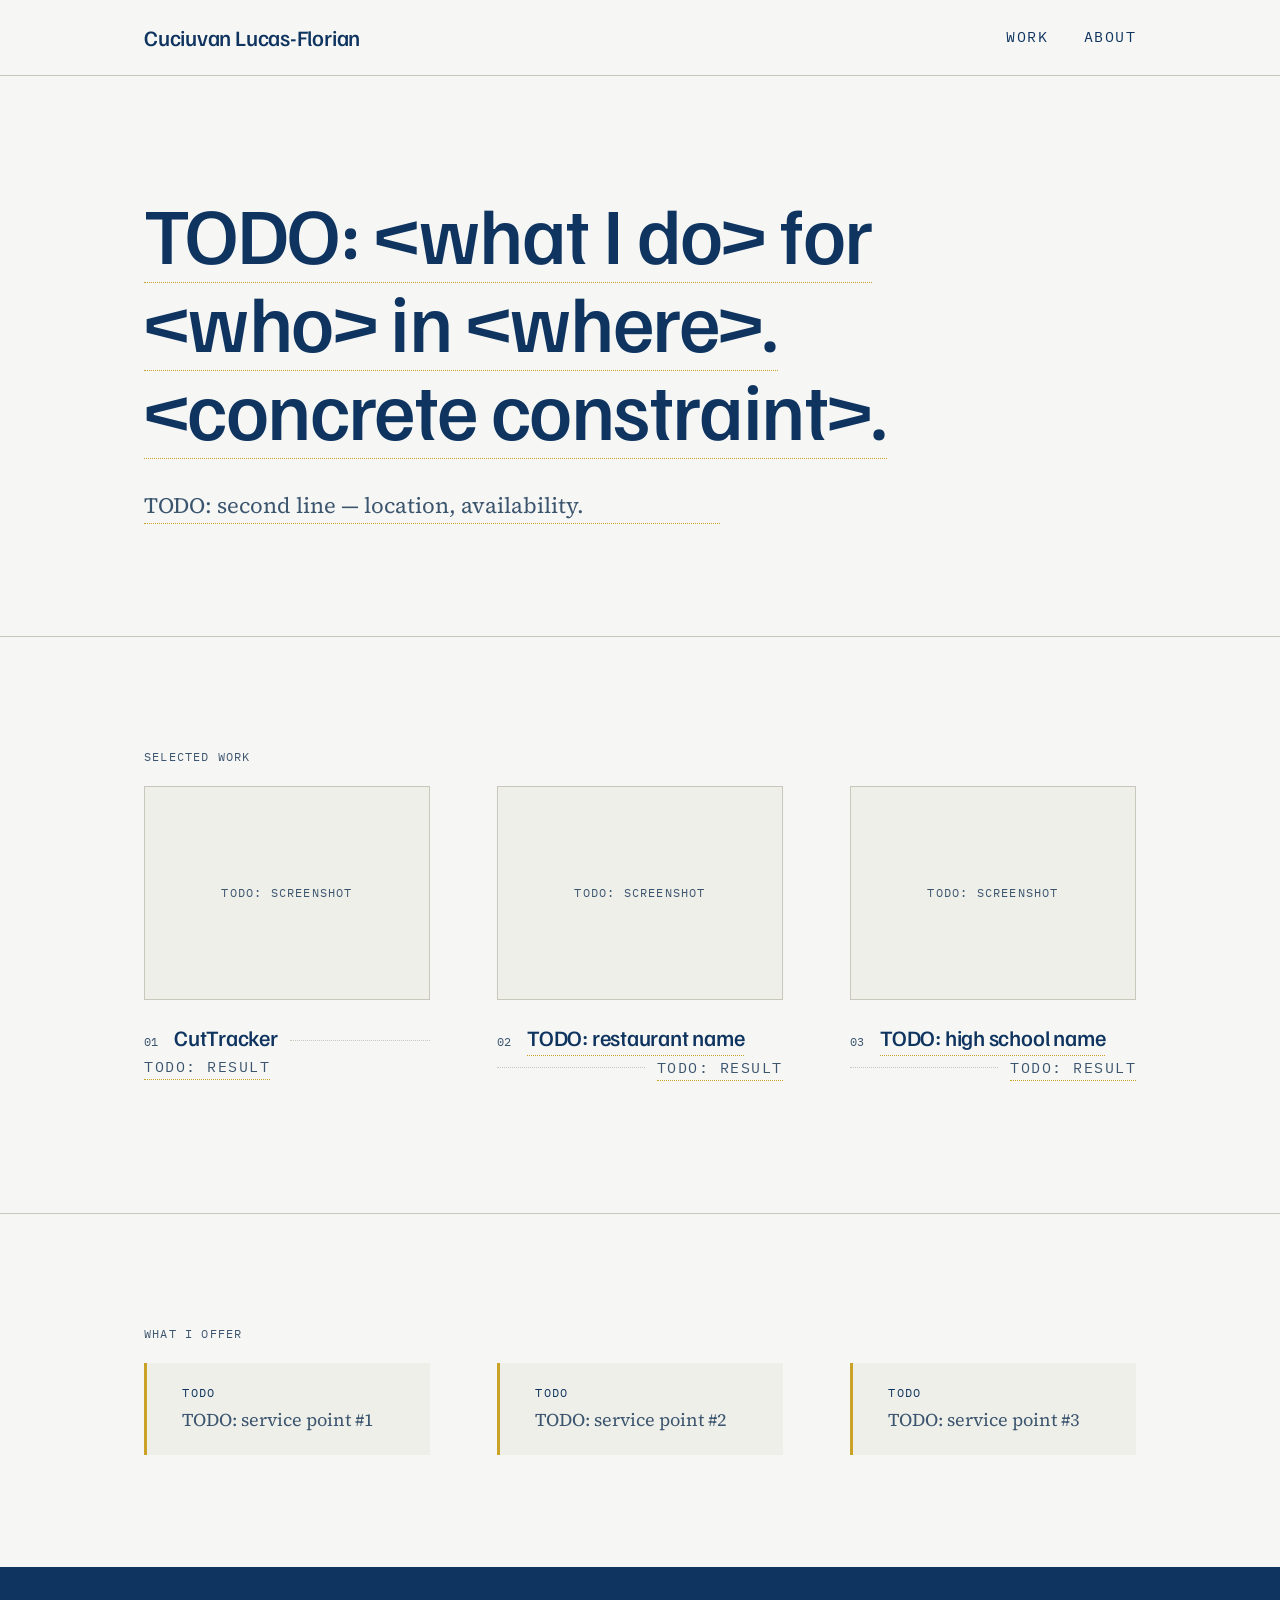
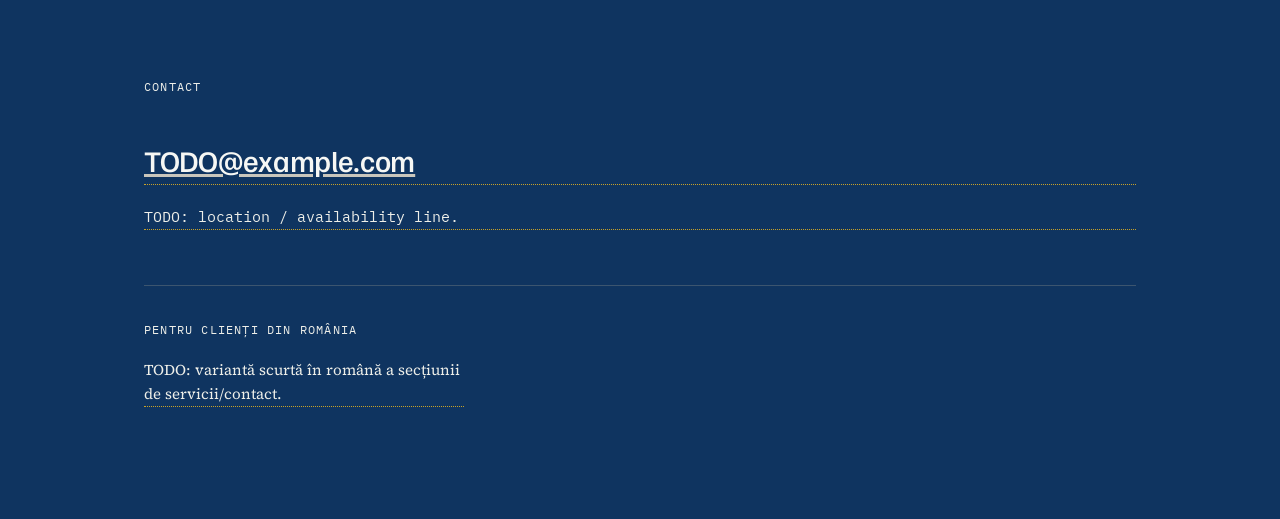
<file: index.html>
<!doctype html>
<html lang="en">
<head>
  <meta charset="utf-8">
  <meta name="viewport" content="width=device-width, initial-scale=1">
  <title>Cuciuvan Lucas-Florian — TODO: one-line positioning</title>
  <meta name="description" content="TODO: meta description — o propoziție, ce fac / pentru cine / cu ce rezultat. Se scrie odată cu headline-ul.">
  <link rel="canonical" href="https://TODO-domain.netlify.app/">

  <link rel="icon" href="/assets/favicon.svg" type="image/svg+xml">
  <meta name="theme-color" content="#0F3460">

  <!-- Fonturi self-hostate: fără request extern, fără stylesheet care blochează
       randarea. Preîncărcăm doar cele două fețe de pe primul ecran. -->
  <link rel="preload" href="/assets/fonts/familjen-grotesk-500-latin.woff2" as="font" type="font/woff2" crossorigin>
  <link rel="preload" href="/assets/fonts/source-serif-4-400-latin.woff2" as="font" type="font/woff2" crossorigin>
  <link rel="stylesheet" href="/assets/styles.css">

  <meta property="og:type" content="website">
  <meta property="og:url" content="https://TODO-domain.netlify.app/">
  <meta property="og:title" content="Cuciuvan Lucas-Florian — TODO: one-line positioning">
  <meta property="og:description" content="TODO: meta description — o propoziție, ce fac / pentru cine / cu ce rezultat. Se scrie odată cu headline-ul.">
  <meta property="og:image" content="https://TODO-domain.netlify.app/assets/images/og-default.png">
  <meta property="og:image:width" content="1200">
  <meta property="og:image:height" content="630">
  <meta property="og:locale" content="en">
  <meta name="twitter:card" content="summary_large_image">

  <script type="application/ld+json">
  {
    "@context": "https://schema.org",
    "@type": "Person",
    "name": "Cuciuvan Lucas-Florian",
    "url": "https://TODO-domain.netlify.app/"
  }
  </script>
</head>
<body>
  <a class="skip-link" href="#main">Skip to content</a>

  <header class="site-header">
    <div class="wrap site-header__inner">
      <a class="brand" href="/">Cuciuvan Lucas-Florian</a>
      <nav class="site-nav" aria-label="Primary">
        <a href="/work/">Work</a>
        <a href="/about/">About</a>
      </nav>
    </div>
  </header>

  <main id="main">

    <!-- Hero -->
    <section class="section">
      <div class="wrap">
        <h1 class="hero__headline">
          <span class="todo-inline">TODO: &lt;what I do&gt; for &lt;who&gt; in &lt;where&gt;. &lt;concrete constraint&gt;.</span>
        </h1>
        <p class="hero__sub todo-inline">TODO: second line — location, availability.</p>
      </div>
    </section>

    <!-- Proiecte -->
    <section class="section section--divider">
      <div class="wrap">
        <h2 class="eyebrow">Selected work</h2>

        <!-- Când vin screenshot-urile reale, fiecare .proof-card__media devine:
             <img class="proof-card__media"
                  src="/assets/images/SLUG-card-800.webp"
                  srcset="/assets/images/SLUG-card-400.webp 400w,
                          /assets/images/SLUG-card-800.webp 800w"
                  sizes="(max-width: 860px) 100vw, 33vw"
                  width="800" height="600" loading="lazy" decoding="async"
                  alt="TODO: ce se vede concret">
             width/height = dimensiunile intrinseci reale, în raport 4/3 ca
             placeholder-ul, ca să nu se miște layout-ul la încărcare. -->
        <div class="proof-grid">
          <article>
            <a class="proof-card" href="/work/cuttracker/">
              <div class="proof-card__media">TODO: screenshot</div>
              <div class="menu-line">
                <span class="menu-line__index" aria-hidden="true">01</span>
                <span class="menu-line__name">CutTracker</span>
                <span class="menu-line__dots" aria-hidden="true"></span>
                <span class="menu-line__value todo-inline">TODO: result</span>
              </div>
            </a>
          </article>

          <article>
            <a class="proof-card" href="/work/restaurant-pizzerie/">
              <div class="proof-card__media">TODO: screenshot</div>
              <div class="menu-line">
                <span class="menu-line__index" aria-hidden="true">02</span>
                <span class="menu-line__name todo-inline">TODO: restaurant name</span>
                <span class="menu-line__dots" aria-hidden="true"></span>
                <span class="menu-line__value todo-inline">TODO: result</span>
              </div>
            </a>
          </article>

          <article>
            <a class="proof-card" href="/work/liceu/">
              <div class="proof-card__media">TODO: screenshot</div>
              <div class="menu-line">
                <span class="menu-line__index" aria-hidden="true">03</span>
                <span class="menu-line__name todo-inline">TODO: high school name</span>
                <span class="menu-line__dots" aria-hidden="true"></span>
                <span class="menu-line__value todo-inline">TODO: result</span>
              </div>
            </a>
          </article>
        </div>
      </div>
    </section>

    <!-- Ce ofer -->
    <section class="section section--divider">
      <div class="wrap">
        <h2 class="eyebrow">What I offer</h2>

        <div class="service-list">
          <div class="service-list__item todo">TODO: service point #1</div>
          <div class="service-list__item todo">TODO: service point #2</div>
          <div class="service-list__item todo">TODO: service point #3</div>
        </div>
      </div>
    </section>

  </main>

  <footer class="site-footer">
    <div class="wrap site-footer__inner">
      <h2 class="eyebrow eyebrow--on-dark">Contact</h2>
      <p class="site-footer__email todo-inline">
        <a href="mailto:TODO@example.com">TODO@example.com</a>
      </p>
      <p class="site-footer__meta todo-inline">TODO: location / availability line.</p>

      <div class="site-footer__ro" lang="ro">
        <h2 class="eyebrow eyebrow--on-dark">Pentru clienți din România</h2>
        <p class="todo-inline">TODO: variantă scurtă în română a secțiunii de servicii/contact.</p>
      </div>
    </div>
  </footer>

</body>
</html>
</file>
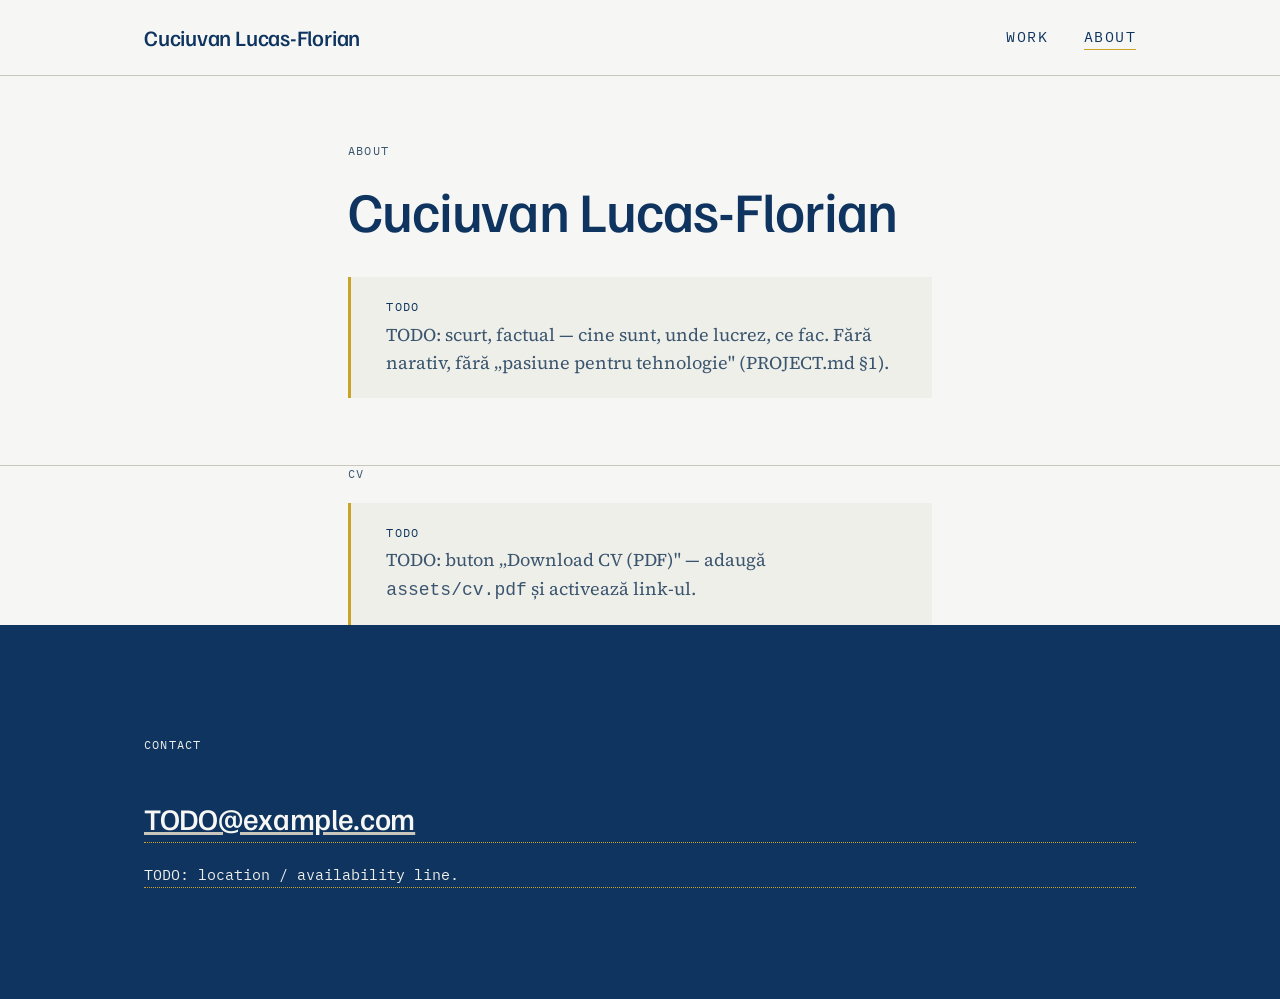
<file: about/index.html>
<!doctype html>
<html lang="en">
<head>
  <meta charset="utf-8">
  <meta name="viewport" content="width=device-width, initial-scale=1">
  <title>About — Cuciuvan Lucas-Florian</title>
  <meta name="description" content="TODO: meta description — se scrie odată cu bio-ul.">
  <link rel="canonical" href="https://TODO-domain.netlify.app/about/">

  <link rel="icon" href="/assets/favicon.svg" type="image/svg+xml">
  <meta name="theme-color" content="#0F3460">

  <!-- Fonturi self-hostate: fără request extern, fără stylesheet care blochează
       randarea. Preîncărcăm doar cele două fețe de pe primul ecran. -->
  <link rel="preload" href="/assets/fonts/familjen-grotesk-500-latin.woff2" as="font" type="font/woff2" crossorigin>
  <link rel="preload" href="/assets/fonts/source-serif-4-400-latin.woff2" as="font" type="font/woff2" crossorigin>
  <link rel="stylesheet" href="/assets/styles.css">

  <meta property="og:type" content="profile">
  <meta property="og:url" content="https://TODO-domain.netlify.app/about/">
  <meta property="og:title" content="About — Cuciuvan Lucas-Florian">
  <meta property="og:description" content="TODO: meta description — se scrie odată cu bio-ul.">
  <meta property="og:image" content="https://TODO-domain.netlify.app/assets/images/og-default.png">
  <meta property="og:image:width" content="1200">
  <meta property="og:image:height" content="630">
  <meta property="og:locale" content="en">
  <meta name="twitter:card" content="summary_large_image">
</head>
<body>
  <a class="skip-link" href="#main">Skip to content</a>

  <header class="site-header">
    <div class="wrap site-header__inner">
      <a class="brand" href="/">Cuciuvan Lucas-Florian</a>
      <nav class="site-nav" aria-label="Primary">
        <a href="/work/">Work</a>
        <a href="/about/" aria-current="page">About</a>
      </nav>
    </div>
  </header>

  <main id="main">
    <section class="section section--tight">
      <div class="wrap case-body">
        <span class="eyebrow">About</span>
        <h1 class="page-title">Cuciuvan Lucas-Florian</h1>
        <p class="todo">TODO: scurt, factual — cine sunt, unde lucrez, ce fac. Fără narativ, fără „pasiune pentru tehnologie" (PROJECT.md §1).</p>
      </div>
    </section>

    <section class="section--divider">
      <div class="wrap case-body">
        <h2 class="eyebrow">CV</h2>
        <p class="todo">TODO: buton „Download CV (PDF)" — adaugă <code>assets/cv.pdf</code> și activează link-ul.</p>
      </div>
    </section>
  </main>

  <footer class="site-footer">
    <div class="wrap site-footer__inner">
      <h2 class="eyebrow eyebrow--on-dark">Contact</h2>
      <p class="site-footer__email todo-inline">
        <a href="mailto:TODO@example.com">TODO@example.com</a>
      </p>
      <p class="site-footer__meta todo-inline">TODO: location / availability line.</p>
    </div>
  </footer>

</body>
</html>
</file>
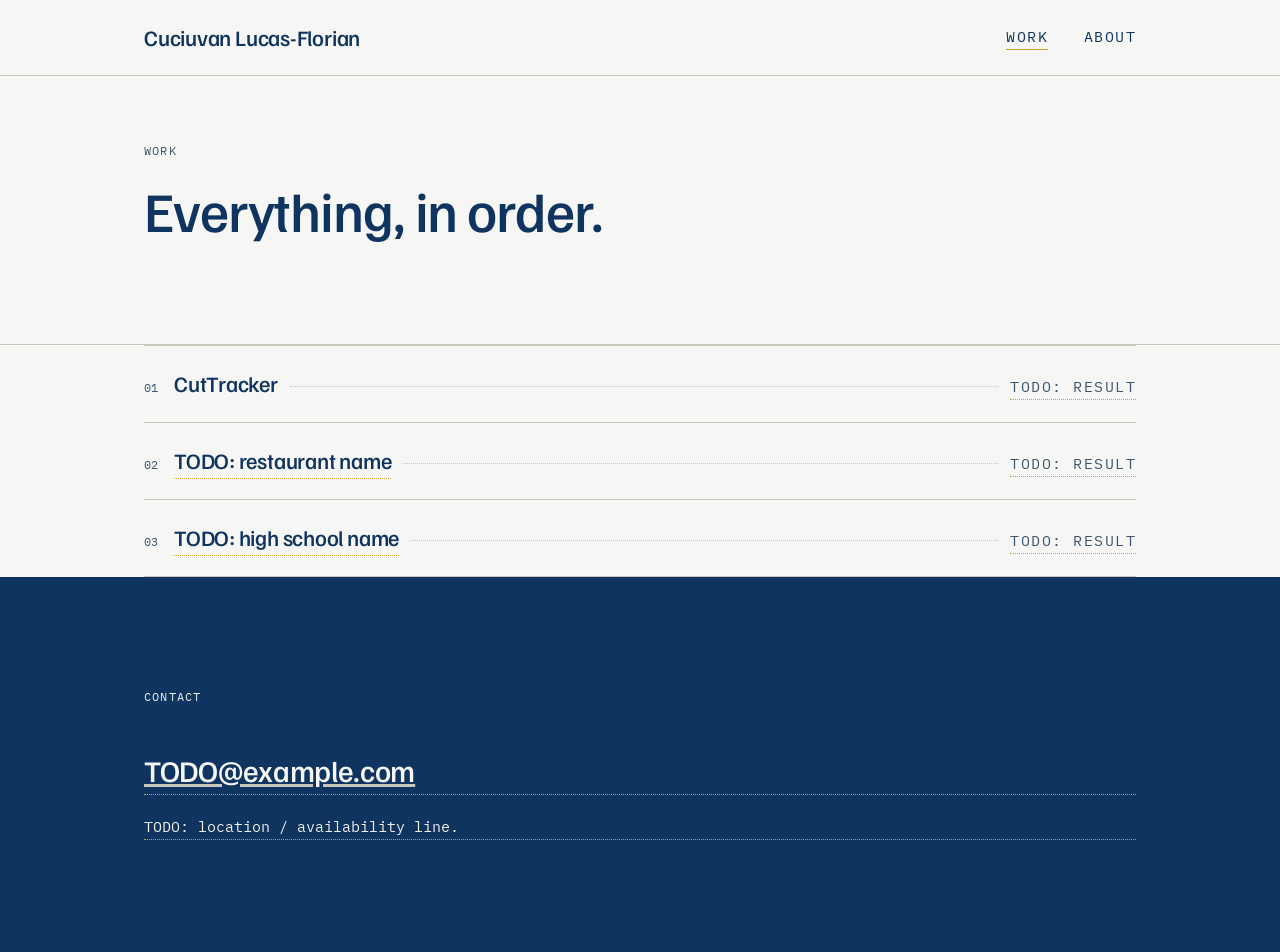
<file: work/index.html>
<!doctype html>
<html lang="en">
<head>
  <meta charset="utf-8">
  <meta name="viewport" content="width=device-width, initial-scale=1">
  <title>Work — Cuciuvan Lucas-Florian</title>
  <meta name="description" content="Every project, what it is and what it does. Case studies with live links and real screenshots.">
  <link rel="canonical" href="https://TODO-domain.netlify.app/work/">

  <link rel="icon" href="/assets/favicon.svg" type="image/svg+xml">
  <meta name="theme-color" content="#0F3460">

  <!-- Fonturi self-hostate: fără request extern, fără stylesheet care blochează
       randarea. Preîncărcăm doar cele două fețe de pe primul ecran. -->
  <link rel="preload" href="/assets/fonts/familjen-grotesk-500-latin.woff2" as="font" type="font/woff2" crossorigin>
  <link rel="preload" href="/assets/fonts/source-serif-4-400-latin.woff2" as="font" type="font/woff2" crossorigin>
  <link rel="stylesheet" href="/assets/styles.css">

  <meta property="og:type" content="website">
  <meta property="og:url" content="https://TODO-domain.netlify.app/work/">
  <meta property="og:title" content="Work — Cuciuvan Lucas-Florian">
  <meta property="og:description" content="Every project, what it is and what it does. Case studies with live links and real screenshots.">
  <meta property="og:image" content="https://TODO-domain.netlify.app/assets/images/og-default.png">
  <meta property="og:image:width" content="1200">
  <meta property="og:image:height" content="630">
  <meta property="og:locale" content="en">
  <meta name="twitter:card" content="summary_large_image">
</head>
<body>
  <a class="skip-link" href="#main">Skip to content</a>

  <header class="site-header">
    <div class="wrap site-header__inner">
      <a class="brand" href="/">Cuciuvan Lucas-Florian</a>
      <nav class="site-nav" aria-label="Primary">
        <a href="/work/" aria-current="page">Work</a>
        <a href="/about/">About</a>
      </nav>
    </div>
  </header>

  <main id="main">
    <section class="section section--tight">
      <div class="wrap">
        <span class="eyebrow">Work</span>
        <h1 class="page-title">Everything, in order.</h1>
      </div>
    </section>

    <section class="section--divider">
      <div class="wrap">
        <ul class="work-list">
          <li class="work-list__item">
            <a class="menu-line" href="/work/cuttracker/">
              <span class="menu-line__index" aria-hidden="true">01</span>
              <span class="menu-line__name">CutTracker</span>
              <span class="menu-line__dots" aria-hidden="true"></span>
              <span class="menu-line__value todo-inline">TODO: result</span>
            </a>
          </li>
          <li class="work-list__item">
            <a class="menu-line" href="/work/restaurant-pizzerie/">
              <span class="menu-line__index" aria-hidden="true">02</span>
              <span class="menu-line__name todo-inline">TODO: restaurant name</span>
              <span class="menu-line__dots" aria-hidden="true"></span>
              <span class="menu-line__value todo-inline">TODO: result</span>
            </a>
          </li>
          <li class="work-list__item">
            <a class="menu-line" href="/work/liceu/">
              <span class="menu-line__index" aria-hidden="true">03</span>
              <span class="menu-line__name todo-inline">TODO: high school name</span>
              <span class="menu-line__dots" aria-hidden="true"></span>
              <span class="menu-line__value todo-inline">TODO: result</span>
            </a>
          </li>
        </ul>
      </div>
    </section>
  </main>

  <footer class="site-footer">
    <div class="wrap site-footer__inner">
      <h2 class="eyebrow eyebrow--on-dark">Contact</h2>
      <p class="site-footer__email todo-inline">
        <a href="mailto:TODO@example.com">TODO@example.com</a>
      </p>
      <p class="site-footer__meta todo-inline">TODO: location / availability line.</p>
    </div>
  </footer>

</body>
</html>
</file>
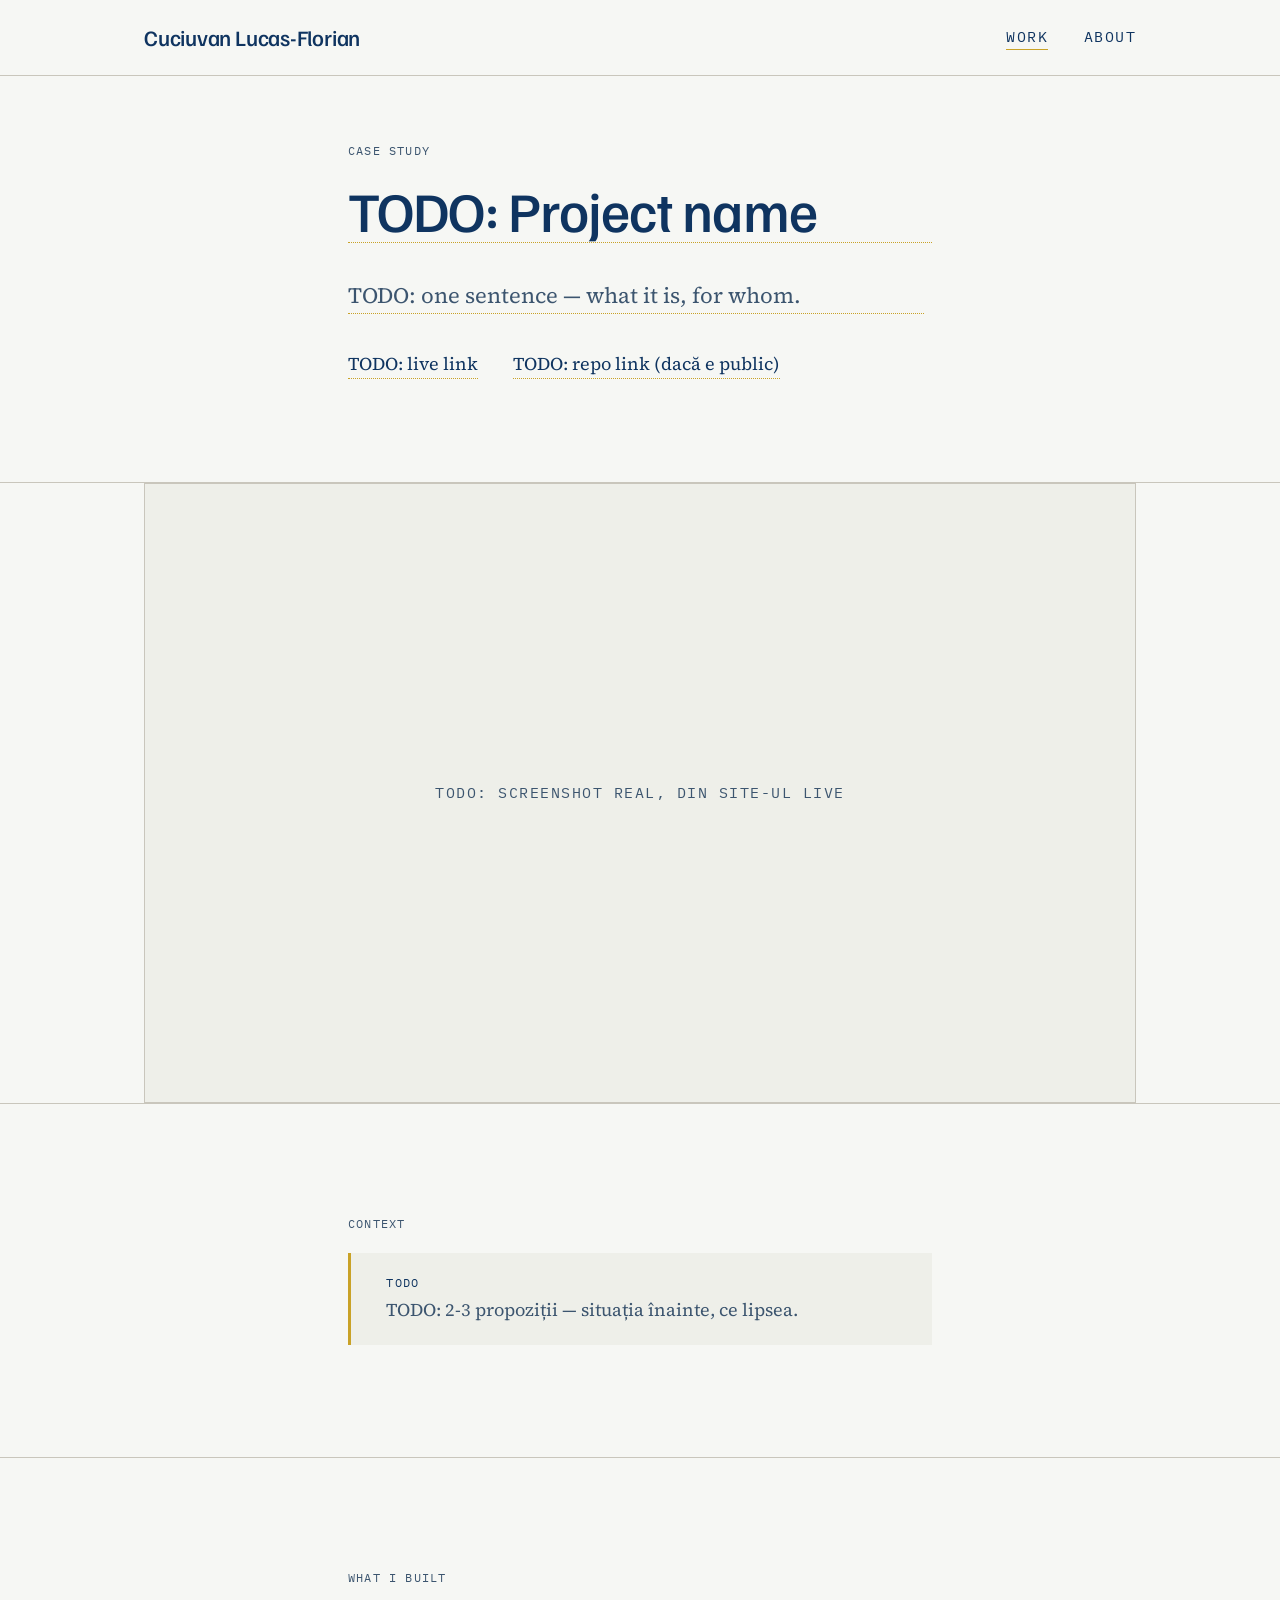
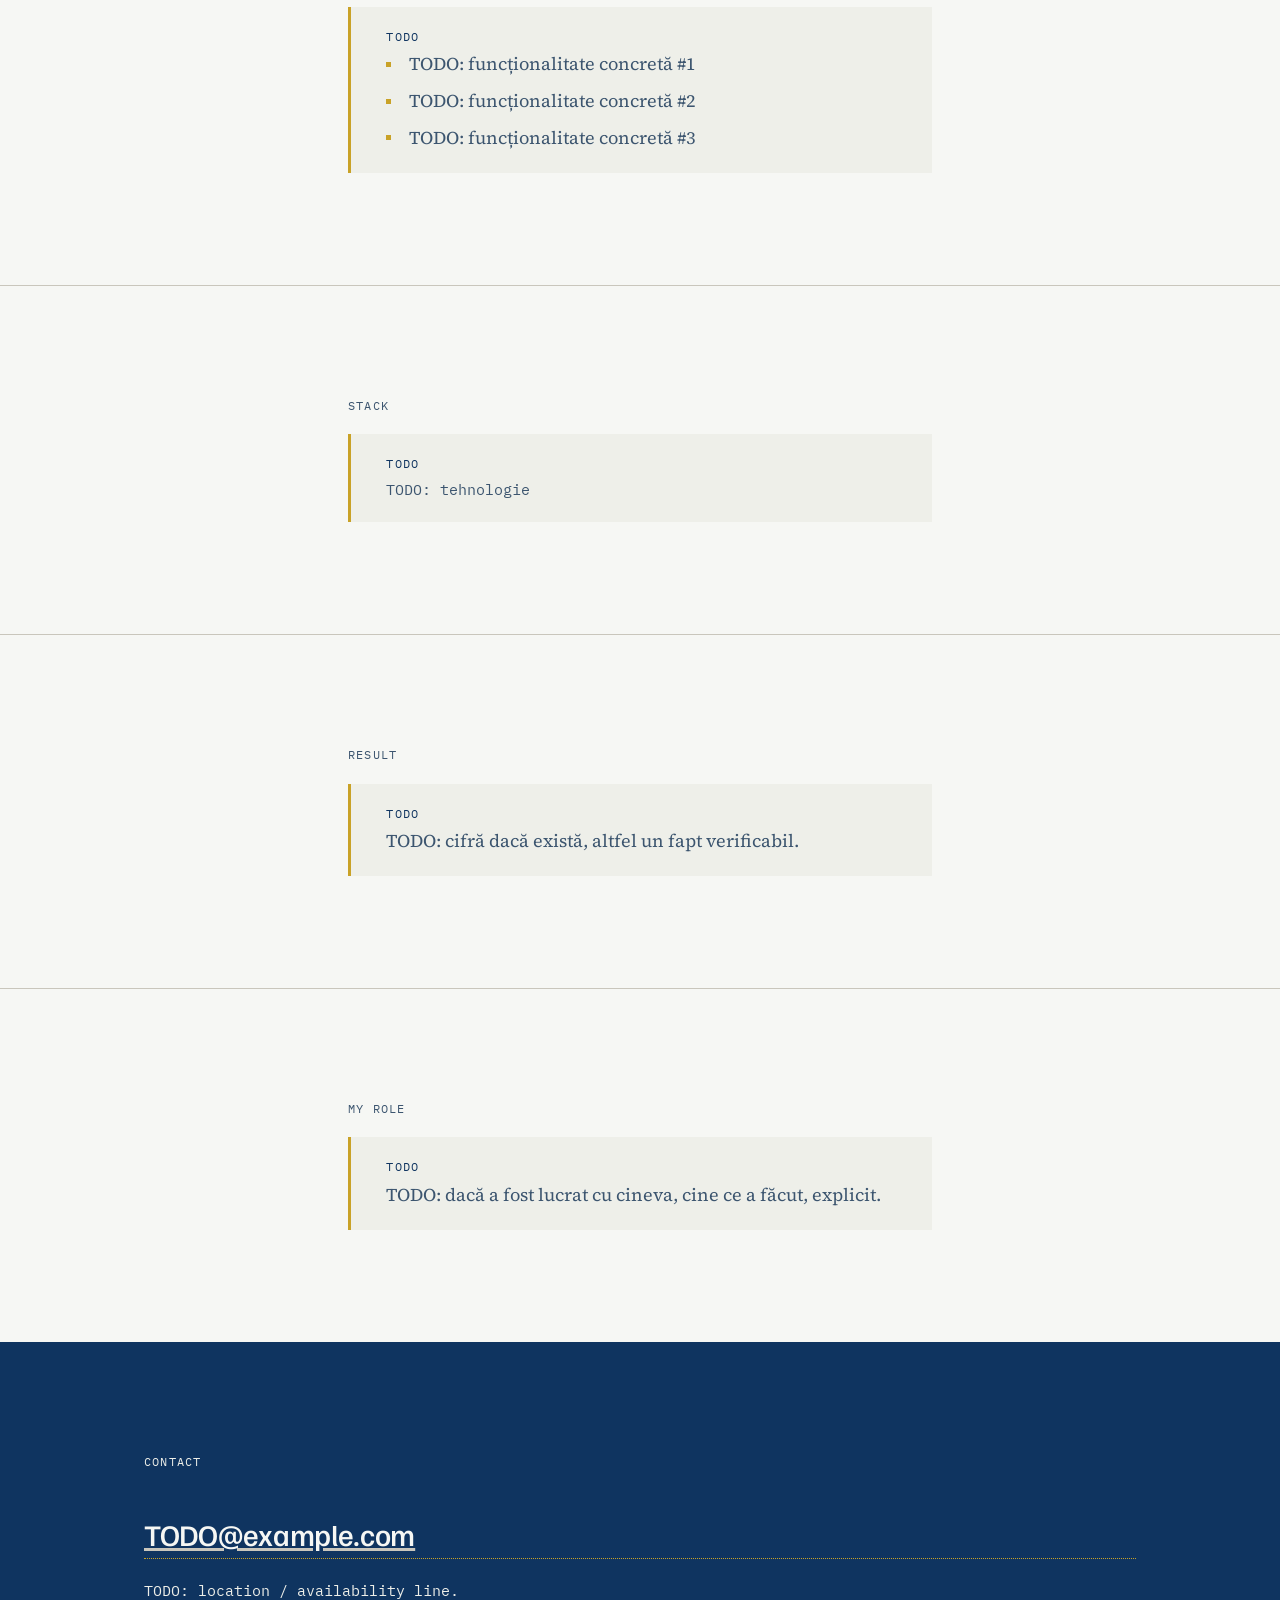
<file: work/_template/index.html>
<!--
  Șablon de case study — Faza 2.
  Nu e o pagină reală. Duplică acest folder ca /work/<slug>/ pentru
  fiecare proiect din Faza 3 și înlocuiește TODO-urile cu conținut real.
  Structura celor 8 secțiuni (PROJECT.md §2) nu se schimbă.
-->
<!doctype html>
<html lang="en">
<head>
  <meta charset="utf-8">
  <meta name="viewport" content="width=device-width, initial-scale=1">
  <title>TODO: Project name — Cuciuvan Lucas-Florian</title>
  <meta name="description" content="TODO: meta description.">
  <meta name="robots" content="noindex">

  <link rel="icon" href="/assets/favicon.svg" type="image/svg+xml">
  <meta name="theme-color" content="#0F3460">

  <!-- Fonturi self-hostate: fără request extern, fără stylesheet care blochează
       randarea. Preîncărcăm doar cele două fețe de pe primul ecran. -->
  <link rel="preload" href="/assets/fonts/familjen-grotesk-500-latin.woff2" as="font" type="font/woff2" crossorigin>
  <link rel="preload" href="/assets/fonts/source-serif-4-400-latin.woff2" as="font" type="font/woff2" crossorigin>
  <link rel="stylesheet" href="/assets/styles.css">
</head>
<body>
  <a class="skip-link" href="#main">Skip to content</a>

  <header class="site-header">
    <div class="wrap site-header__inner">
      <a class="brand" href="/">Cuciuvan Lucas-Florian</a>
      <nav class="site-nav" aria-label="Primary">
        <a href="/work/" aria-current="page">Work</a>
        <a href="/about/">About</a>
      </nav>
    </div>
  </header>

  <main id="main">

    <!-- 1. Nume + o propoziție -->
    <section class="section section--tight">
      <div class="wrap case-body">
        <span class="eyebrow">Case study</span>
        <h1 class="page-title todo-inline">TODO: Project name</h1>
        <p class="hero__sub todo-inline">TODO: one sentence — what it is, for whom.</p>

        <!-- 2. Link live + link repo (dacă e public) -->
        <div class="case-links">
          <span class="todo-inline">TODO: live link</span>
          <span class="todo-inline">TODO: repo link (dacă e public)</span>
        </div>
      </div>
    </section>

    <!-- 3. Screenshot mare, real -->
    <section class="section--divider">
      <div class="wrap">
        <div class="case-shot">TODO: screenshot real, din site-ul live</div>
        <!-- Când există captura reală, înlocuiește div-ul de mai sus cu asta.
             width/height sunt obligatorii și trebuie să fie dimensiunile
             intrinseci reale (raport 16/10, ca .case-shot) — altfel apare
             layout shift. Fără loading="lazy": e deasupra pliului.
        <img class="case-shot"
             src="/assets/images/SLUG-1200.webp"
             srcset="/assets/images/SLUG-800.webp   800w,
                     /assets/images/SLUG-1200.webp 1200w,
                     /assets/images/SLUG-1600.webp 1600w"
             sizes="(max-width: 68rem) 100vw, 68rem"
             width="1600" height="1000" decoding="async"
             alt="TODO: ce se vede concret în captură, nu «screenshot al site-ului»">
        -->
      </div>
    </section>

    <!-- 4. Context -->
    <section class="section section--divider">
      <div class="wrap case-body">
        <h2 class="eyebrow">Context</h2>
        <p class="todo">TODO: 2-3 propoziții — situația înainte, ce lipsea.</p>
      </div>
    </section>

    <!-- 5. Ce am construit -->
    <section class="section section--divider">
      <div class="wrap case-body">
        <h2 class="eyebrow">What I built</h2>
        <ul class="todo">
          <li>TODO: funcționalitate concretă #1</li>
          <li>TODO: funcționalitate concretă #2</li>
          <li>TODO: funcționalitate concretă #3</li>
        </ul>
      </div>
    </section>

    <!-- 6. Stack -->
    <section class="section section--divider">
      <div class="wrap case-body">
        <h2 class="eyebrow">Stack</h2>
        <div class="todo">
          <ul class="stack-list">
            <li>TODO: tehnologie</li>
          </ul>
        </div>
      </div>
    </section>

    <!-- 7. Rezultat -->
    <section class="section section--divider">
      <div class="wrap case-body">
        <h2 class="eyebrow">Result</h2>
        <p class="todo">TODO: cifră dacă există, altfel un fapt verificabil.</p>
      </div>
    </section>

    <!-- 8. Rolul meu -->
    <section class="section section--divider">
      <div class="wrap case-body">
        <h2 class="eyebrow">My role</h2>
        <p class="todo">TODO: dacă a fost lucrat cu cineva, cine ce a făcut, explicit.</p>
      </div>
    </section>

  </main>

  <footer class="site-footer">
    <div class="wrap site-footer__inner">
      <h2 class="eyebrow eyebrow--on-dark">Contact</h2>
      <p class="site-footer__email todo-inline">
        <a href="mailto:TODO@example.com">TODO@example.com</a>
      </p>
      <p class="site-footer__meta todo-inline">TODO: location / availability line.</p>
    </div>
  </footer>

</body>
</html>
</file>
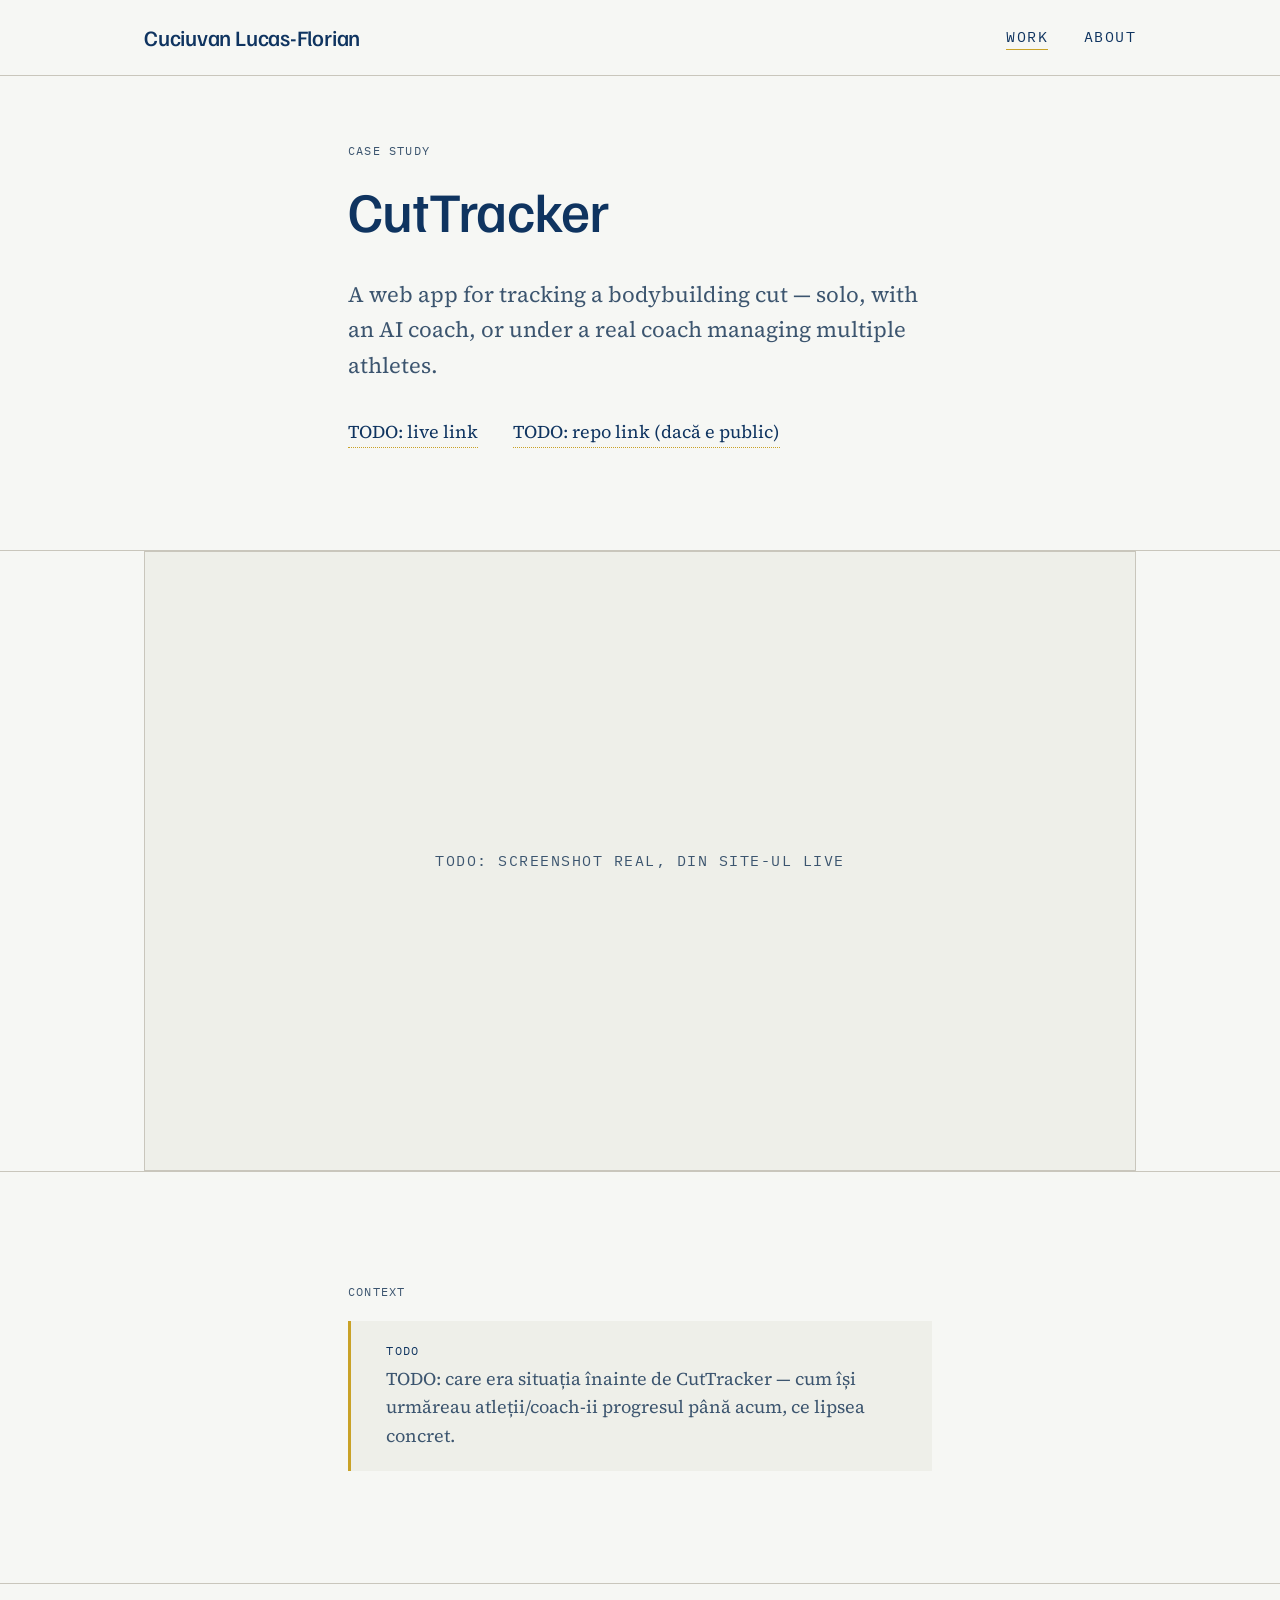
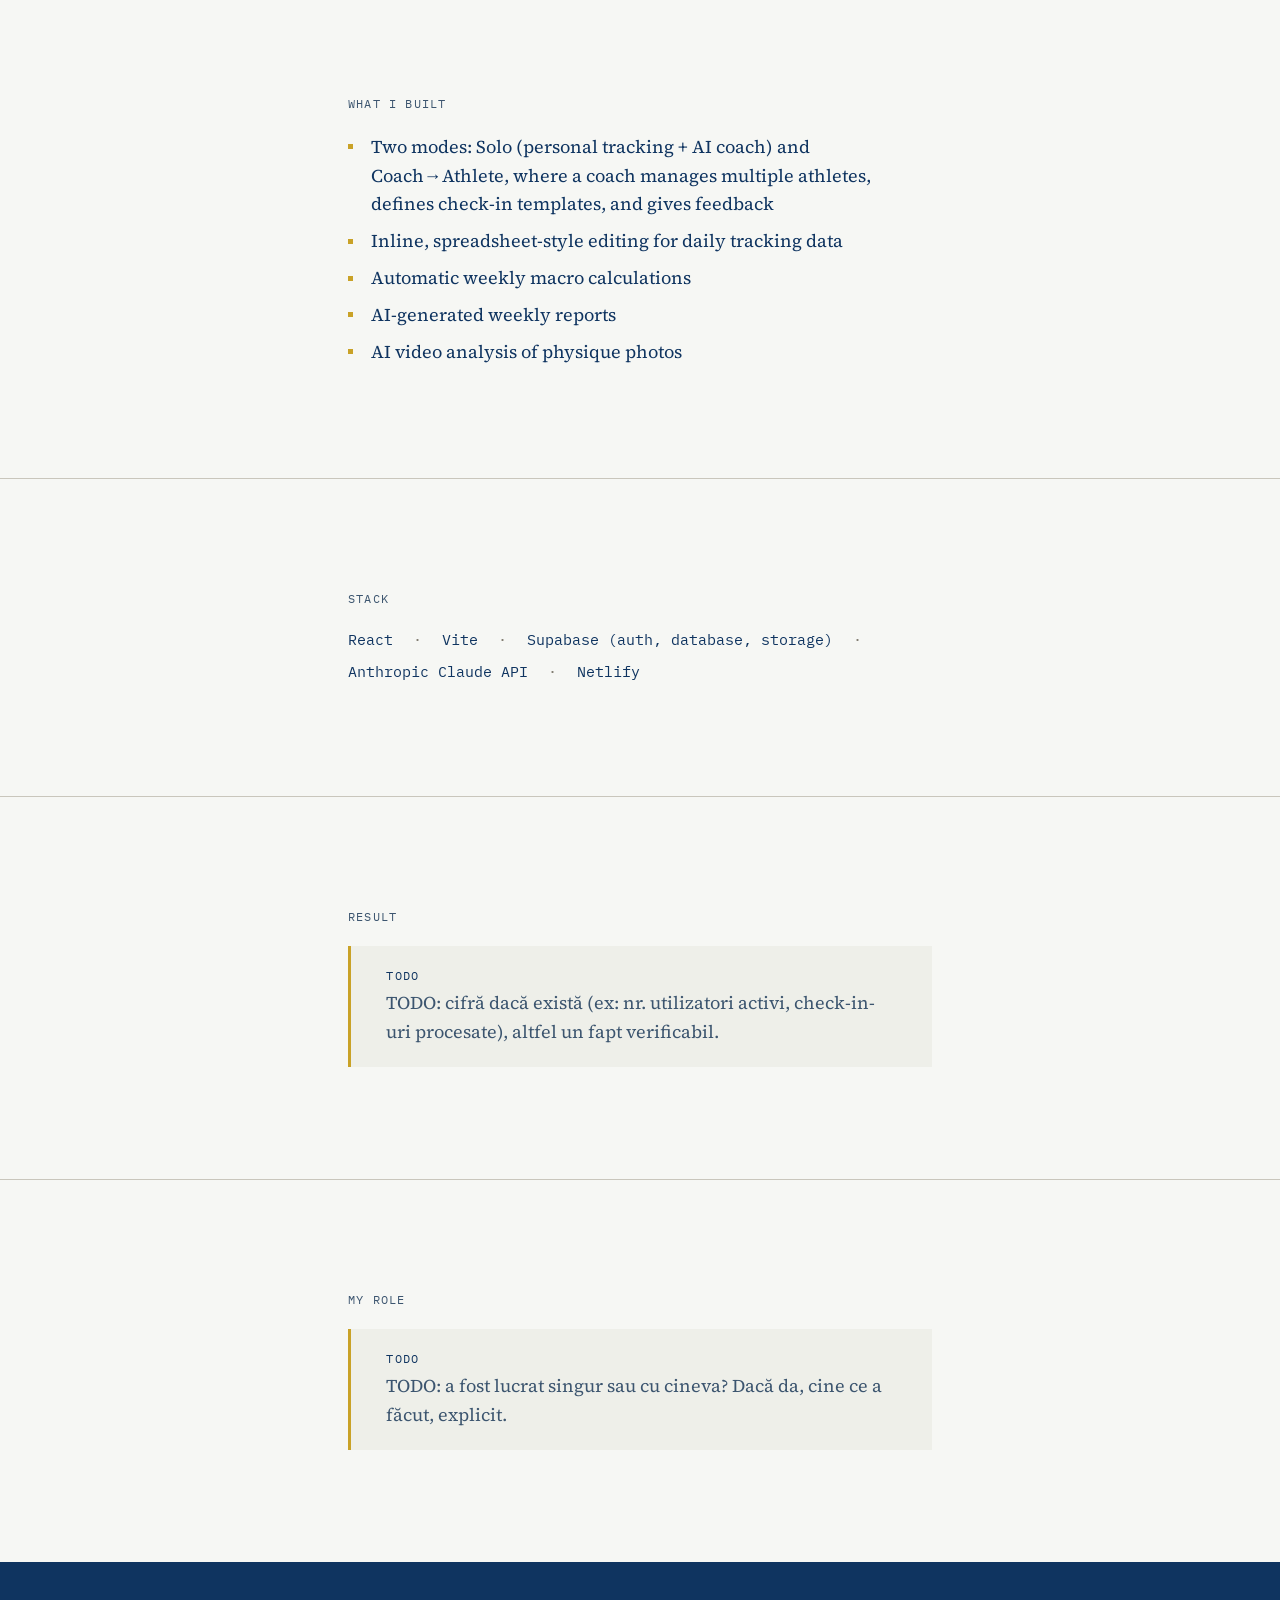
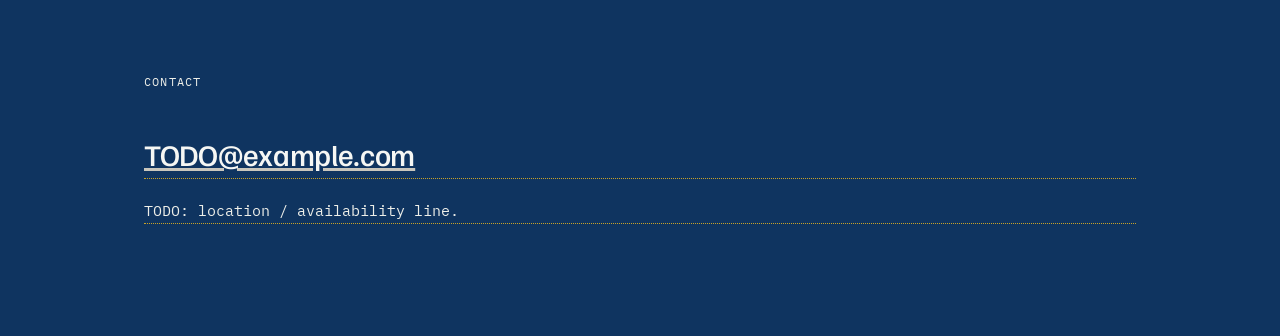
<file: work/cuttracker/index.html>
<!doctype html>
<html lang="en">
<head>
  <meta charset="utf-8">
  <meta name="viewport" content="width=device-width, initial-scale=1">
  <title>CutTracker — Cuciuvan Lucas-Florian</title>
  <meta name="description" content="A web app for tracking a bodybuilding cut — solo, with an AI coach, or under a real coach managing multiple athletes.">
  <link rel="canonical" href="https://TODO-domain.netlify.app/work/cuttracker/">

  <link rel="icon" href="/assets/favicon.svg" type="image/svg+xml">
  <meta name="theme-color" content="#0F3460">

  <!-- Fonturi self-hostate: fără request extern, fără stylesheet care blochează
       randarea. Preîncărcăm doar cele două fețe de pe primul ecran. -->
  <link rel="preload" href="/assets/fonts/familjen-grotesk-500-latin.woff2" as="font" type="font/woff2" crossorigin>
  <link rel="preload" href="/assets/fonts/source-serif-4-400-latin.woff2" as="font" type="font/woff2" crossorigin>
  <link rel="stylesheet" href="/assets/styles.css">

  <meta property="og:type" content="article">
  <meta property="og:url" content="https://TODO-domain.netlify.app/work/cuttracker/">
  <meta property="og:title" content="CutTracker — Cuciuvan Lucas-Florian">
  <meta property="og:description" content="A web app for tracking a bodybuilding cut — solo, with an AI coach, or under a real coach managing multiple athletes.">
  <meta property="og:image" content="https://TODO-domain.netlify.app/assets/images/og-default.png">
  <meta property="og:image:width" content="1200">
  <meta property="og:image:height" content="630">
  <meta property="og:locale" content="en">
  <meta name="twitter:card" content="summary_large_image">
</head>
<body>
  <a class="skip-link" href="#main">Skip to content</a>

  <header class="site-header">
    <div class="wrap site-header__inner">
      <a class="brand" href="/">Cuciuvan Lucas-Florian</a>
      <nav class="site-nav" aria-label="Primary">
        <a href="/work/" aria-current="page">Work</a>
        <a href="/about/">About</a>
      </nav>
    </div>
  </header>

  <main id="main">

    <!-- 1. Nume + o propoziție -->
    <section class="section section--tight">
      <div class="wrap case-body">
        <span class="eyebrow">Case study</span>
        <h1 class="page-title">CutTracker</h1>
        <p class="hero__sub">A web app for tracking a bodybuilding cut — solo, with an AI coach, or under a real coach managing multiple athletes.</p>

        <!-- 2. Link live + link repo (dacă e public) -->
        <div class="case-links">
          <span class="todo-inline">TODO: live link</span>
          <span class="todo-inline">TODO: repo link (dacă e public)</span>
        </div>
      </div>
    </section>

    <!-- 3. Screenshot mare, real -->
    <section class="section--divider">
      <div class="wrap">
        <div class="case-shot">TODO: screenshot real, din site-ul live</div>
      </div>
    </section>

    <!-- 4. Context -->
    <section class="section section--divider">
      <div class="wrap case-body">
        <h2 class="eyebrow">Context</h2>
        <p class="todo">TODO: care era situația înainte de CutTracker — cum își urmăreau atleții/coach-ii progresul până acum, ce lipsea concret.</p>
      </div>
    </section>

    <!-- 5. Ce am construit -->
    <section class="section section--divider">
      <div class="wrap case-body">
        <h2 class="eyebrow">What I built</h2>
        <ul>
          <li>Two modes: Solo (personal tracking + AI coach) and Coach→Athlete, where a coach manages multiple athletes, defines check-in templates, and gives feedback</li>
          <li>Inline, spreadsheet-style editing for daily tracking data</li>
          <li>Automatic weekly macro calculations</li>
          <li>AI-generated weekly reports</li>
          <li>AI video analysis of physique photos</li>
        </ul>
      </div>
    </section>

    <!-- 6. Stack -->
    <section class="section section--divider">
      <div class="wrap case-body">
        <h2 class="eyebrow">Stack</h2>
        <ul class="stack-list">
          <li>React</li>
          <li>Vite</li>
          <li>Supabase (auth, database, storage)</li>
          <li>Anthropic Claude API</li>
          <li>Netlify</li>
        </ul>
      </div>
    </section>

    <!-- 7. Rezultat -->
    <section class="section section--divider">
      <div class="wrap case-body">
        <h2 class="eyebrow">Result</h2>
        <p class="todo">TODO: cifră dacă există (ex: nr. utilizatori activi, check-in-uri procesate), altfel un fapt verificabil.</p>
      </div>
    </section>

    <!-- 8. Rolul meu -->
    <section class="section section--divider">
      <div class="wrap case-body">
        <h2 class="eyebrow">My role</h2>
        <p class="todo">TODO: a fost lucrat singur sau cu cineva? Dacă da, cine ce a făcut, explicit.</p>
      </div>
    </section>

  </main>

  <footer class="site-footer">
    <div class="wrap site-footer__inner">
      <h2 class="eyebrow eyebrow--on-dark">Contact</h2>
      <p class="site-footer__email todo-inline">
        <a href="mailto:TODO@example.com">TODO@example.com</a>
      </p>
      <p class="site-footer__meta todo-inline">TODO: location / availability line.</p>
    </div>
  </footer>

</body>
</html>
</file>
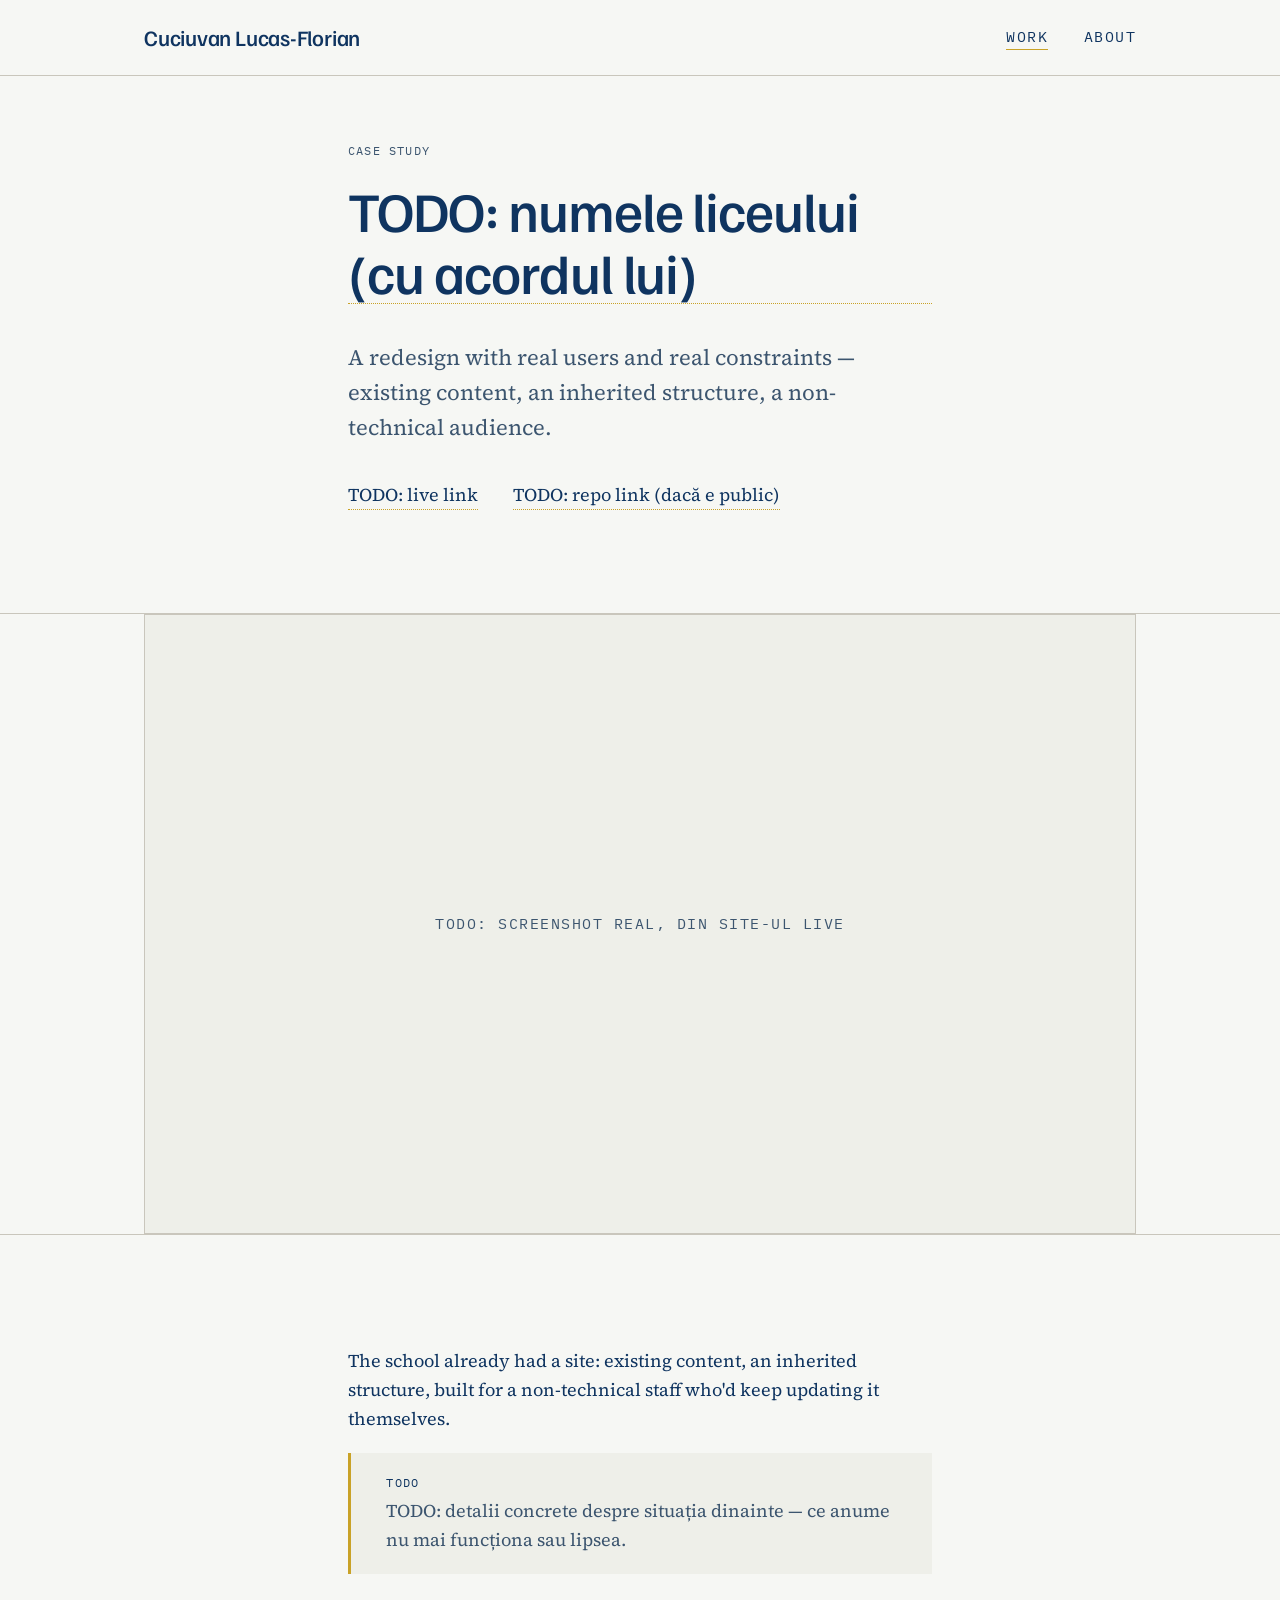
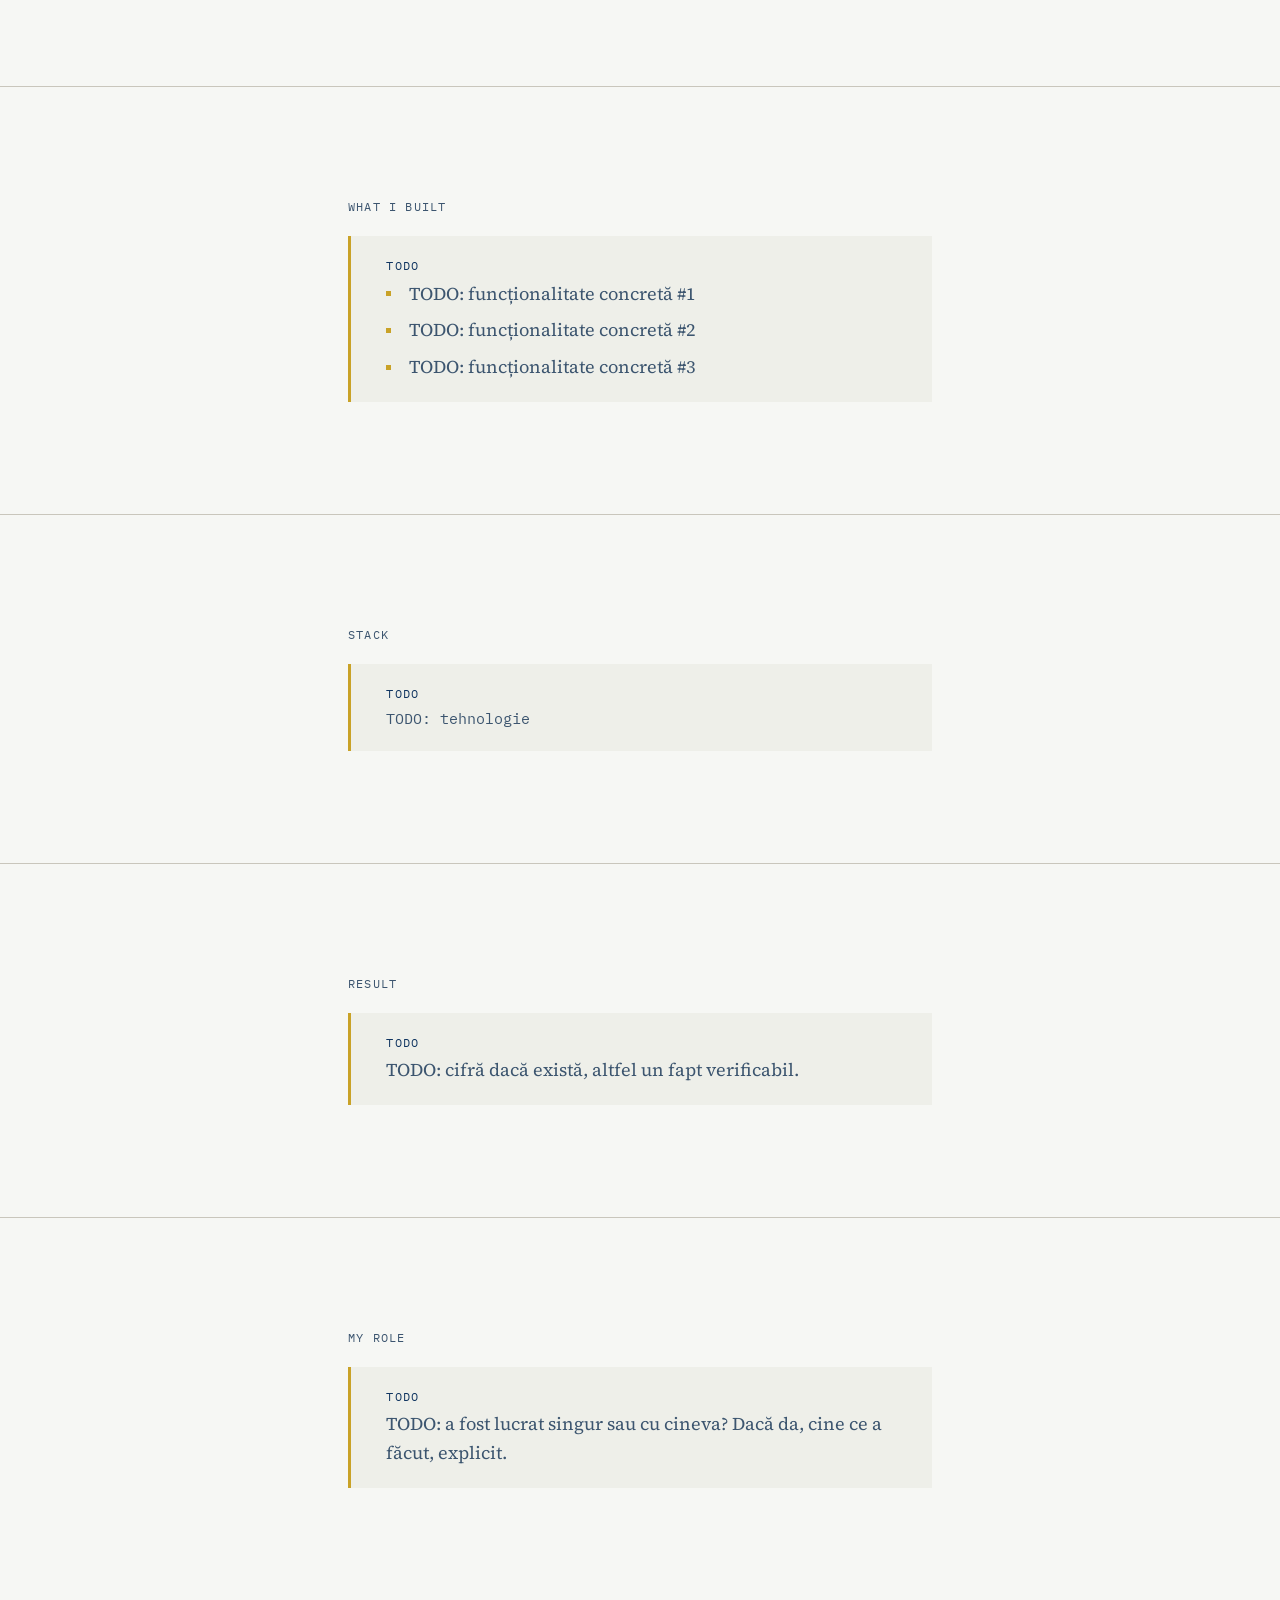
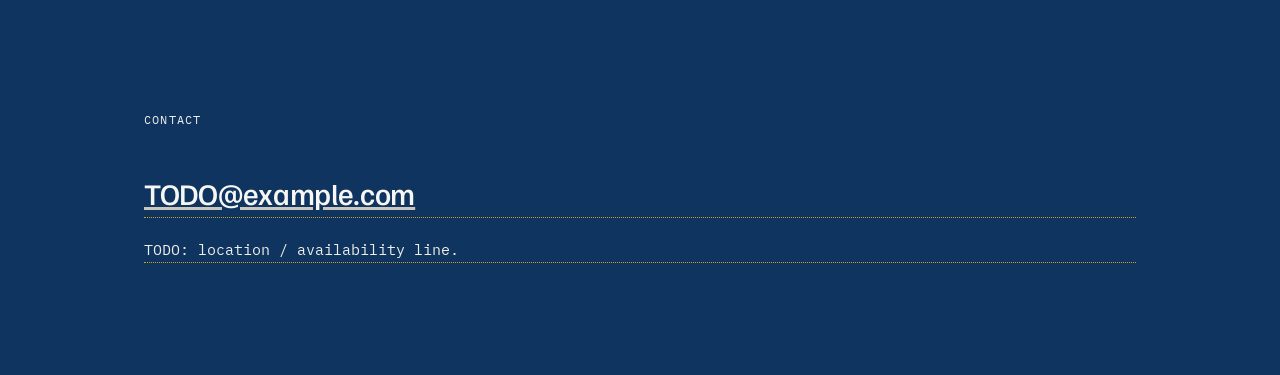
<file: work/liceu/index.html>
<!doctype html>
<html lang="en">
<head>
  <meta charset="utf-8">
  <meta name="viewport" content="width=device-width, initial-scale=1">
  <title>TODO: High school name — Cuciuvan Lucas-Florian</title>
  <meta name="description" content="A redesign with real users and real constraints — existing content, an inherited structure, a non-technical audience.">
  <link rel="canonical" href="https://TODO-domain.netlify.app/work/liceu/">

  <link rel="icon" href="/assets/favicon.svg" type="image/svg+xml">
  <meta name="theme-color" content="#0F3460">

  <!-- Fonturi self-hostate: fără request extern, fără stylesheet care blochează
       randarea. Preîncărcăm doar cele două fețe de pe primul ecran. -->
  <link rel="preload" href="/assets/fonts/familjen-grotesk-500-latin.woff2" as="font" type="font/woff2" crossorigin>
  <link rel="preload" href="/assets/fonts/source-serif-4-400-latin.woff2" as="font" type="font/woff2" crossorigin>
  <link rel="stylesheet" href="/assets/styles.css">

  <meta property="og:type" content="article">
  <meta property="og:url" content="https://TODO-domain.netlify.app/work/liceu/">
  <meta property="og:title" content="TODO: High school name — Cuciuvan Lucas-Florian">
  <meta property="og:description" content="A redesign with real users and real constraints — existing content, an inherited structure, a non-technical audience.">
  <meta property="og:image" content="https://TODO-domain.netlify.app/assets/images/og-default.png">
  <meta property="og:image:width" content="1200">
  <meta property="og:image:height" content="630">
  <meta property="og:locale" content="en">
  <meta name="twitter:card" content="summary_large_image">
</head>
<body>
  <a class="skip-link" href="#main">Skip to content</a>

  <header class="site-header">
    <div class="wrap site-header__inner">
      <a class="brand" href="/">Cuciuvan Lucas-Florian</a>
      <nav class="site-nav" aria-label="Primary">
        <a href="/work/" aria-current="page">Work</a>
        <a href="/about/">About</a>
      </nav>
    </div>
  </header>

  <main id="main">

    <!-- 1. Nume + o propoziție -->
    <section class="section section--tight">
      <div class="wrap case-body">
        <span class="eyebrow">Case study</span>
        <h1 class="page-title todo-inline">TODO: numele liceului (cu acordul lui)</h1>
        <p class="hero__sub">A redesign with real users and real constraints — existing content, an inherited structure, a non-technical audience.</p>

        <!-- 2. Link live + link repo (dacă e public) -->
        <div class="case-links">
          <span class="todo-inline">TODO: live link</span>
          <span class="todo-inline">TODO: repo link (dacă e public)</span>
        </div>
      </div>
    </section>

    <!-- 3. Screenshot mare, real -->
    <section class="section--divider">
      <div class="wrap">
        <div class="case-shot">TODO: screenshot real, din site-ul live</div>
      </div>
    </section>

    <!-- 4. Context -->
    <section class="section section--divider">
      <div class="wrap case-body">
        <p>The school already had a site: existing content, an inherited structure, built for a non-technical staff who'd keep updating it themselves.</p>
        <p class="todo">TODO: detalii concrete despre situația dinainte — ce anume nu mai funcționa sau lipsea.</p>
      </div>
    </section>

    <!-- 5. Ce am construit -->
    <section class="section section--divider">
      <div class="wrap case-body">
        <h2 class="eyebrow">What I built</h2>
        <ul class="todo">
          <li>TODO: funcționalitate concretă #1</li>
          <li>TODO: funcționalitate concretă #2</li>
          <li>TODO: funcționalitate concretă #3</li>
        </ul>
      </div>
    </section>

    <!-- 6. Stack -->
    <section class="section section--divider">
      <div class="wrap case-body">
        <h2 class="eyebrow">Stack</h2>
        <div class="todo">
          <ul class="stack-list">
            <li>TODO: tehnologie</li>
          </ul>
        </div>
      </div>
    </section>

    <!-- 7. Rezultat -->
    <section class="section section--divider">
      <div class="wrap case-body">
        <h2 class="eyebrow">Result</h2>
        <p class="todo">TODO: cifră dacă există, altfel un fapt verificabil.</p>
      </div>
    </section>

    <!-- 8. Rolul meu -->
    <section class="section section--divider">
      <div class="wrap case-body">
        <h2 class="eyebrow">My role</h2>
        <p class="todo">TODO: a fost lucrat singur sau cu cineva? Dacă da, cine ce a făcut, explicit.</p>
      </div>
    </section>

  </main>

  <footer class="site-footer">
    <div class="wrap site-footer__inner">
      <h2 class="eyebrow eyebrow--on-dark">Contact</h2>
      <p class="site-footer__email todo-inline">
        <a href="mailto:TODO@example.com">TODO@example.com</a>
      </p>
      <p class="site-footer__meta todo-inline">TODO: location / availability line.</p>
    </div>
  </footer>

</body>
</html>
</file>
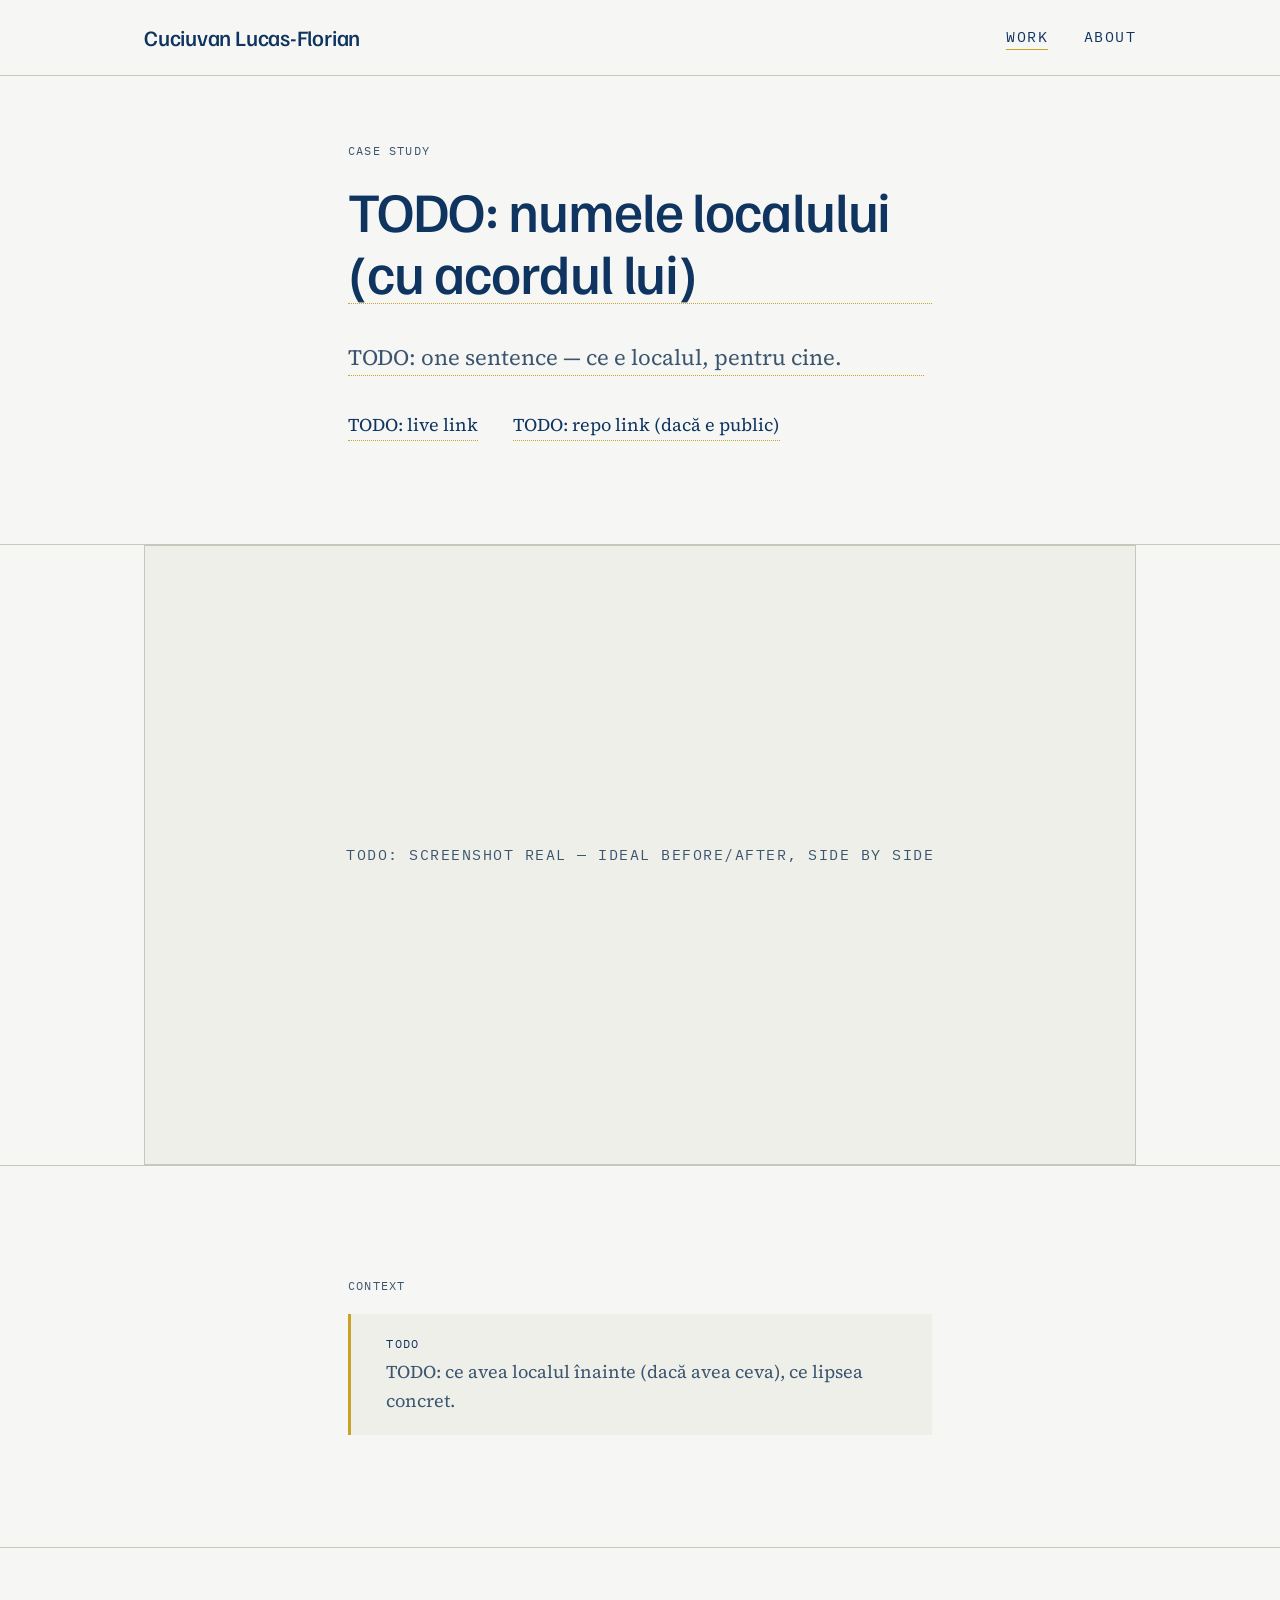
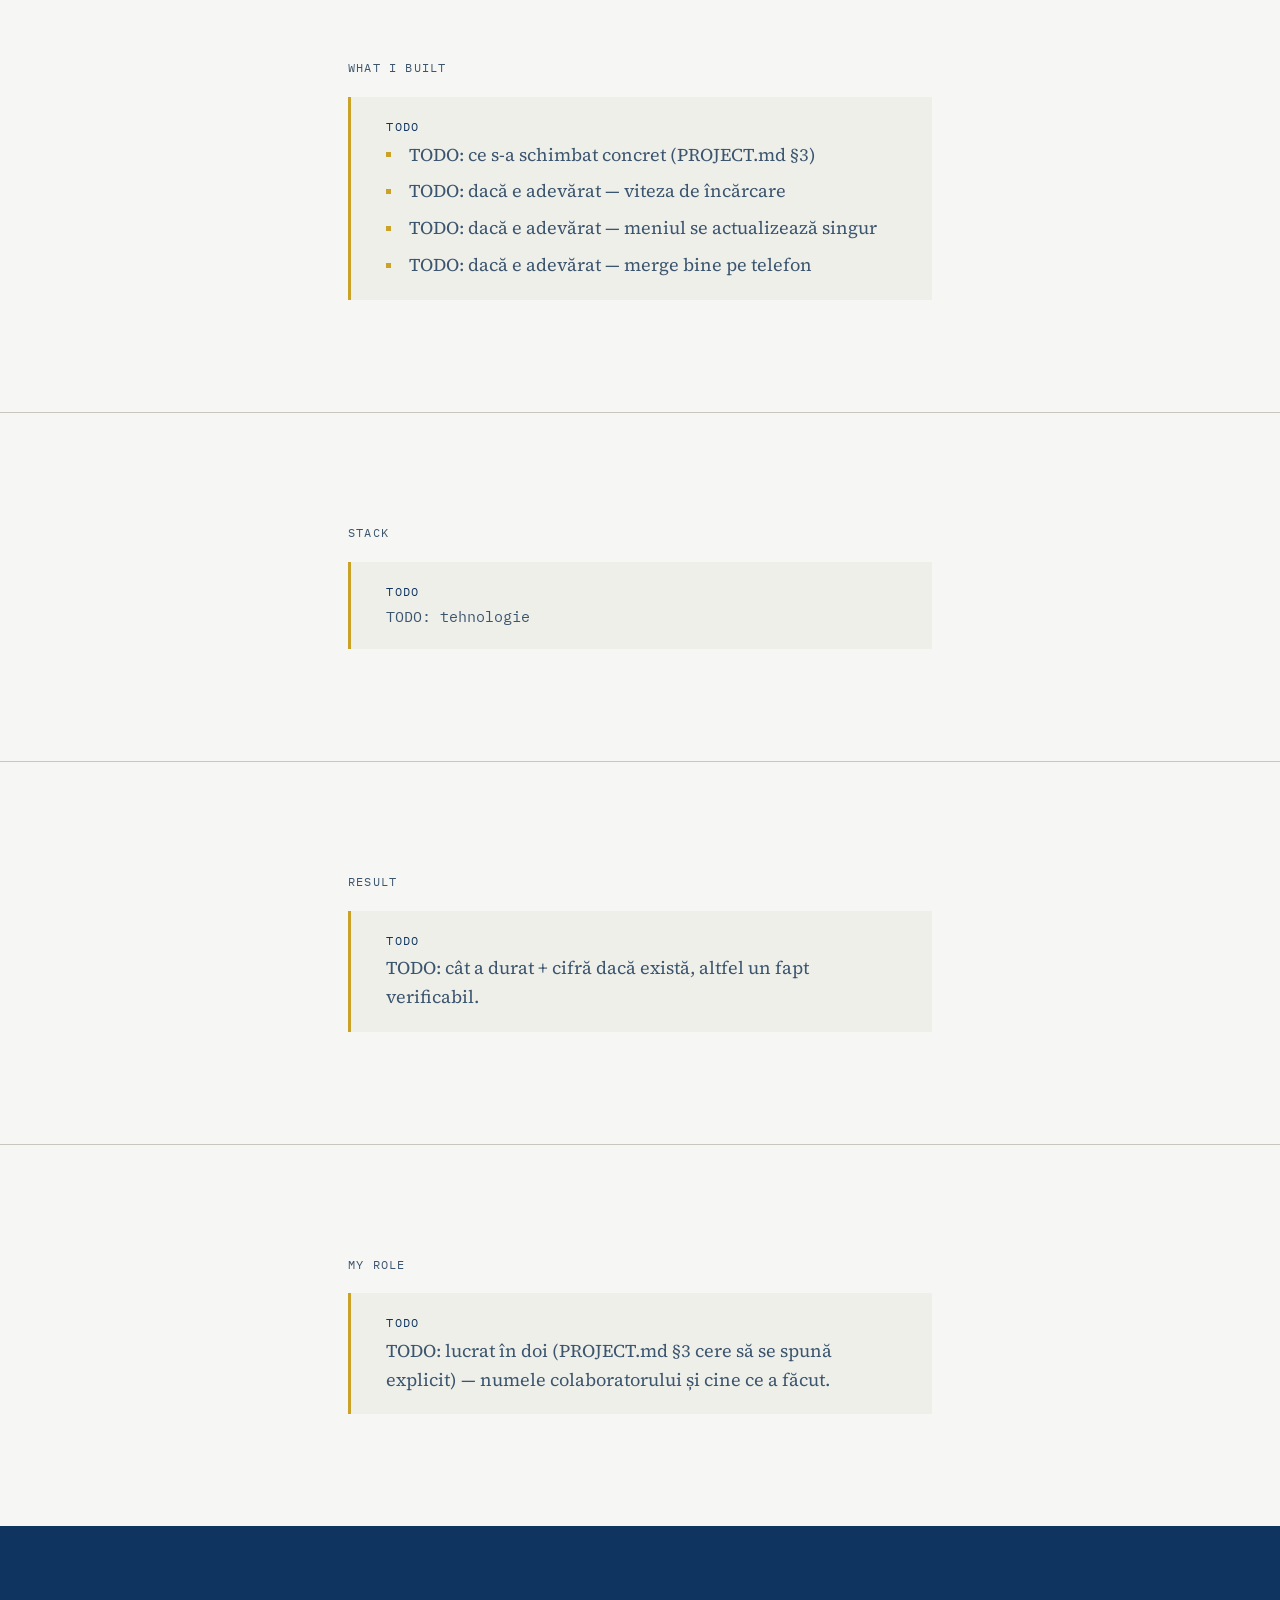
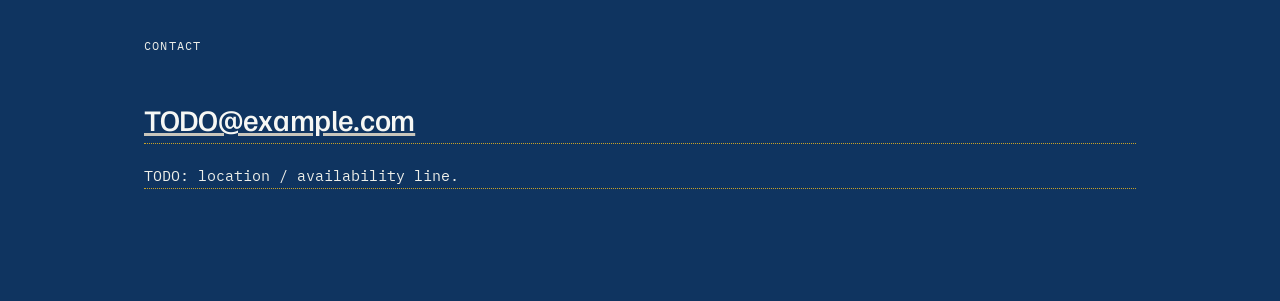
<file: work/restaurant-pizzerie/index.html>
<!doctype html>
<html lang="en">
<head>
  <meta charset="utf-8">
  <meta name="viewport" content="width=device-width, initial-scale=1">
  <title>TODO: Restaurant name — Cuciuvan Lucas-Florian</title>
  <meta name="description" content="TODO: meta description — se scrie odată cu numele localului.">
  <link rel="canonical" href="https://TODO-domain.netlify.app/work/restaurant-pizzerie/">

  <link rel="icon" href="/assets/favicon.svg" type="image/svg+xml">
  <meta name="theme-color" content="#0F3460">

  <!-- Fonturi self-hostate: fără request extern, fără stylesheet care blochează
       randarea. Preîncărcăm doar cele două fețe de pe primul ecran. -->
  <link rel="preload" href="/assets/fonts/familjen-grotesk-500-latin.woff2" as="font" type="font/woff2" crossorigin>
  <link rel="preload" href="/assets/fonts/source-serif-4-400-latin.woff2" as="font" type="font/woff2" crossorigin>
  <link rel="stylesheet" href="/assets/styles.css">

  <meta property="og:type" content="article">
  <meta property="og:url" content="https://TODO-domain.netlify.app/work/restaurant-pizzerie/">
  <meta property="og:title" content="TODO: Restaurant name — Cuciuvan Lucas-Florian">
  <meta property="og:description" content="TODO: meta description — se scrie odată cu numele localului.">
  <meta property="og:image" content="https://TODO-domain.netlify.app/assets/images/og-default.png">
  <meta property="og:image:width" content="1200">
  <meta property="og:image:height" content="630">
  <meta property="og:locale" content="en">
  <meta name="twitter:card" content="summary_large_image">
</head>
<body>
  <a class="skip-link" href="#main">Skip to content</a>

  <header class="site-header">
    <div class="wrap site-header__inner">
      <a class="brand" href="/">Cuciuvan Lucas-Florian</a>
      <nav class="site-nav" aria-label="Primary">
        <a href="/work/" aria-current="page">Work</a>
        <a href="/about/">About</a>
      </nav>
    </div>
  </header>

  <main id="main">

    <!-- 1. Nume + o propoziție -->
    <section class="section section--tight">
      <div class="wrap case-body">
        <span class="eyebrow">Case study</span>
        <h1 class="page-title todo-inline">TODO: numele localului (cu acordul lui)</h1>
        <p class="hero__sub todo-inline">TODO: one sentence — ce e localul, pentru cine.</p>

        <!-- 2. Link live + link repo (dacă e public) -->
        <div class="case-links">
          <span class="todo-inline">TODO: live link</span>
          <span class="todo-inline">TODO: repo link (dacă e public)</span>
        </div>
      </div>
    </section>

    <!-- 3. Screenshot mare, real -->
    <section class="section--divider">
      <div class="wrap">
        <div class="case-shot">TODO: screenshot real — ideal before/after, side by side</div>
      </div>
    </section>

    <!-- 4. Context -->
    <section class="section section--divider">
      <div class="wrap case-body">
        <h2 class="eyebrow">Context</h2>
        <p class="todo">TODO: ce avea localul înainte (dacă avea ceva), ce lipsea concret.</p>
      </div>
    </section>

    <!-- 5. Ce am construit -->
    <section class="section section--divider">
      <div class="wrap case-body">
        <h2 class="eyebrow">What I built</h2>
        <ul class="todo">
          <li>TODO: ce s-a schimbat concret (PROJECT.md §3)</li>
          <li>TODO: dacă e adevărat — viteza de încărcare</li>
          <li>TODO: dacă e adevărat — meniul se actualizează singur</li>
          <li>TODO: dacă e adevărat — merge bine pe telefon</li>
        </ul>
      </div>
    </section>

    <!-- 6. Stack -->
    <section class="section section--divider">
      <div class="wrap case-body">
        <h2 class="eyebrow">Stack</h2>
        <div class="todo">
          <ul class="stack-list">
            <li>TODO: tehnologie</li>
          </ul>
        </div>
      </div>
    </section>

    <!-- 7. Rezultat -->
    <section class="section section--divider">
      <div class="wrap case-body">
        <h2 class="eyebrow">Result</h2>
        <p class="todo">TODO: cât a durat + cifră dacă există, altfel un fapt verificabil.</p>
      </div>
    </section>

    <!-- 8. Rolul meu -->
    <section class="section section--divider">
      <div class="wrap case-body">
        <h2 class="eyebrow">My role</h2>
        <p class="todo">TODO: lucrat în doi (PROJECT.md §3 cere să se spună explicit) — numele colaboratorului și cine ce a făcut.</p>
      </div>
    </section>

  </main>

  <footer class="site-footer">
    <div class="wrap site-footer__inner">
      <h2 class="eyebrow eyebrow--on-dark">Contact</h2>
      <p class="site-footer__email todo-inline">
        <a href="mailto:TODO@example.com">TODO@example.com</a>
      </p>
      <p class="site-footer__meta todo-inline">TODO: location / availability line.</p>
    </div>
  </footer>

</body>
</html>
</file>
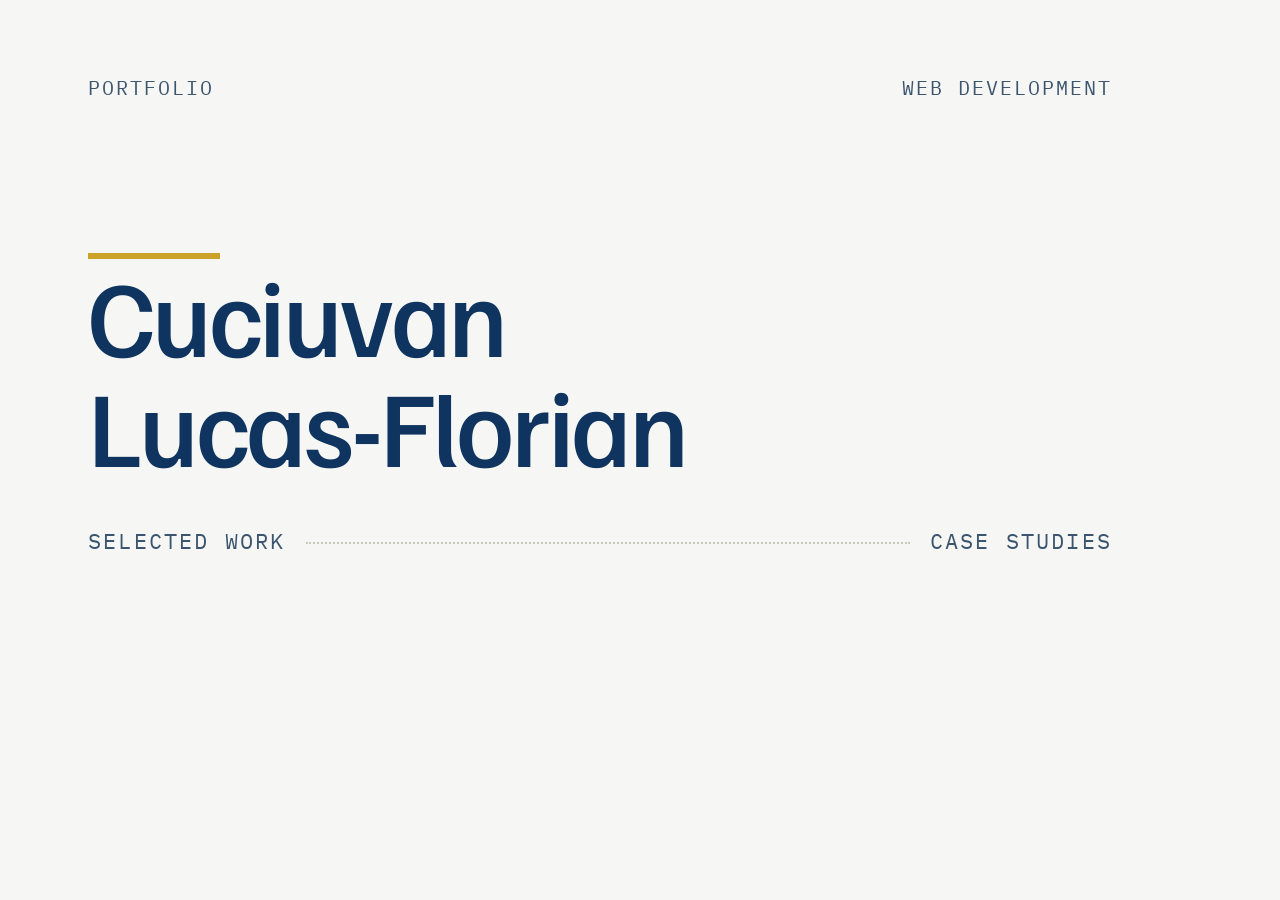
<file: assets/og-source.html>
<!--
  Sursa imaginii de preview (Open Graph), 1200x630.
  Nu e o pagina publica - foloseste styles.css ca sa mosteneasca exact
  fonturile si culorile site-ului, deci preview-ul nu poate iesi din
  design. Regenerare dupa ce se schimba ceva vizual:
    python3 -m http.server 8811
    <screenshot 1200x630 la /assets/og-source.html>  ->  assets/images/og-default.png
-->
<!doctype html>
<html lang="en">
<head>
<meta charset="utf-8">
<meta name="robots" content="noindex">
<link rel="stylesheet" href="styles.css">
<style>
  html, body { margin: 0; padding: 0; }
  body {
    width: 1200px;
    height: 630px;
    background: var(--paper);
    display: flex;
    flex-direction: column;
    justify-content: space-between;
    padding: 72px 88px;
    box-sizing: border-box;
  }
  .og-top { display: flex; justify-content: space-between; align-items: baseline; }
  .og-mark {
    font-family: var(--font-mono);
    font-size: 20px;
    text-transform: uppercase;
    letter-spacing: 0.1em;
    color: var(--ink-soft);
  }
  .og-name {
    font-family: var(--font-display);
    font-weight: 500;
    font-size: 108px;
    line-height: 1.02;
    letter-spacing: -0.03em;
    color: var(--ink);
    margin: 0;
  }
  .og-line {
    display: flex;
    align-items: baseline;
    gap: 20px;
    margin-top: 44px;
  }
  .og-line__label {
    font-family: var(--font-mono);
    font-size: 22px;
    text-transform: uppercase;
    letter-spacing: 0.1em;
    color: var(--ink-soft);
    white-space: nowrap;
  }
  .og-line__dots {
    flex: 1 1 auto;
    border-bottom: 2px dotted var(--stone);
    transform: translateY(-0.28em);
  }
  .og-rule { height: 6px; background: var(--gold); width: 132px; }
</style>
</head>
<body>
  <div class="og-top">
    <span class="og-mark">Portfolio</span>
    <span class="og-mark">Web development</span>
  </div>

  <div>
    <div class="og-rule"></div>
    <p class="og-name">Cuciuvan<br>Lucas-Florian</p>
    <div class="og-line">
      <span class="og-line__label">Selected work</span>
      <span class="og-line__dots"></span>
      <span class="og-line__label">Case studies</span>
    </div>
  </div>
</body>
</html>
</file>
<file: assets/styles.css>
/*
  Direcția A — "Menu"
  Tipografie de meniu tipărit și firmă de local.
  Un singur fișier, custom properties pentru culori + scară tipografică.

  Notă de specificitate: padding/margin între secțiuni se stabilesc DOAR
  prin clase (.section, .wrap, .stack-*). Selectorii de tip (body, h1..h6,
  p, ul) ating exclusiv culoare, font și line-height — niciodată spațiere
  verticală — ca să nu se anuleze reciproc cu regulile de layout pe clase.
*/

/* ---------- Fonturi (self-hosted, zero request extern, swap) ----------
   Descărcate din Google Fonts și servite local: elimină cele două
   handshake-uri către fonts.googleapis.com / fonts.gstatic.com și
   stylesheet-ul extern care bloca randarea. Browserul descarcă un
   fișier doar dacă weight-ul ȘI unicode-range-ul chiar sunt folosite,
   deci latin-ext se ia doar pe paginile cu diacritice.
*/

/* Familjen Grotesk 500 — latin */
@font-face {
  font-family: 'Familjen Grotesk';
  font-style: normal;
  font-weight: 500;
  font-display: swap;
  src: url('fonts/familjen-grotesk-500-latin.woff2') format('woff2');
  unicode-range: U+0000-00FF, U+0131, U+0152-0153, U+02BB-02BC, U+02C6, U+02DA, U+02DC, U+0304, U+0308, U+0329, U+2000-206F, U+20AC, U+2122, U+2191, U+2193, U+2212, U+2215, U+FEFF, U+FFFD;
}

/* Familjen Grotesk 500 — latin-ext */
@font-face {
  font-family: 'Familjen Grotesk';
  font-style: normal;
  font-weight: 500;
  font-display: swap;
  src: url('fonts/familjen-grotesk-500-latin-ext.woff2') format('woff2');
  unicode-range: U+0100-02BA, U+02BD-02C5, U+02C7-02CC, U+02CE-02D7, U+02DD-02FF, U+0304, U+0308, U+0329, U+1D00-1DBF, U+1E00-1E9F, U+1EF2-1EFF, U+2020, U+20A0-20AB, U+20AD-20C0, U+2113, U+2C60-2C7F, U+A720-A7FF;
}

/* IBM Plex Mono 400 — latin */
@font-face {
  font-family: 'IBM Plex Mono';
  font-style: normal;
  font-weight: 400;
  font-display: swap;
  src: url('fonts/ibm-plex-mono-400-latin.woff2') format('woff2');
  unicode-range: U+0000-00FF, U+0131, U+0152-0153, U+02BB-02BC, U+02C6, U+02DA, U+02DC, U+0304, U+0308, U+0329, U+2000-206F, U+20AC, U+2122, U+2191, U+2193, U+2212, U+2215, U+FEFF, U+FFFD;
}

/* IBM Plex Mono 400 — latin-ext */
@font-face {
  font-family: 'IBM Plex Mono';
  font-style: normal;
  font-weight: 400;
  font-display: swap;
  src: url('fonts/ibm-plex-mono-400-latin-ext.woff2') format('woff2');
  unicode-range: U+0100-02BA, U+02BD-02C5, U+02C7-02CC, U+02CE-02D7, U+02DD-02FF, U+0304, U+0308, U+0329, U+1D00-1DBF, U+1E00-1E9F, U+1EF2-1EFF, U+2020, U+20A0-20AB, U+20AD-20C0, U+2113, U+2C60-2C7F, U+A720-A7FF;
}

/* Source Serif 4 400 — latin */
@font-face {
  font-family: 'Source Serif 4';
  font-style: normal;
  font-weight: 400;
  font-display: swap;
  src: url('fonts/source-serif-4-400-latin.woff2') format('woff2');
  unicode-range: U+0000-00FF, U+0131, U+0152-0153, U+02BB-02BC, U+02C6, U+02DA, U+02DC, U+0304, U+0308, U+0329, U+2000-206F, U+20AC, U+2122, U+2191, U+2193, U+2212, U+2215, U+FEFF, U+FFFD;
}

/* Source Serif 4 400 — latin-ext */
@font-face {
  font-family: 'Source Serif 4';
  font-style: normal;
  font-weight: 400;
  font-display: swap;
  src: url('fonts/source-serif-4-400-latin-ext.woff2') format('woff2');
  unicode-range: U+0100-02BA, U+02BD-02C5, U+02C7-02CC, U+02CE-02D7, U+02DD-02FF, U+0304, U+0308, U+0329, U+1D00-1DBF, U+1E00-1E9F, U+1EF2-1EFF, U+2020, U+20A0-20AB, U+20AD-20C0, U+2113, U+2C60-2C7F, U+A720-A7FF;
}

/* Source Serif 4 600 — latin */
@font-face {
  font-family: 'Source Serif 4';
  font-style: normal;
  font-weight: 600;
  font-display: swap;
  src: url('fonts/source-serif-4-600-latin.woff2') format('woff2');
  unicode-range: U+0000-00FF, U+0131, U+0152-0153, U+02BB-02BC, U+02C6, U+02DA, U+02DC, U+0304, U+0308, U+0329, U+2000-206F, U+20AC, U+2122, U+2191, U+2193, U+2212, U+2215, U+FEFF, U+FFFD;
}

/* Source Serif 4 600 — latin-ext */
@font-face {
  font-family: 'Source Serif 4';
  font-style: normal;
  font-weight: 600;
  font-display: swap;
  src: url('fonts/source-serif-4-600-latin-ext.woff2') format('woff2');
  unicode-range: U+0100-02BA, U+02BD-02C5, U+02C7-02CC, U+02CE-02D7, U+02DD-02FF, U+0304, U+0308, U+0329, U+1D00-1DBF, U+1E00-1E9F, U+1EF2-1EFF, U+2020, U+20A0-20AB, U+20AD-20C0, U+2113, U+2C60-2C7F, U+A720-A7FF;
}

/* ---------- Tokens ---------- */
:root {
  color-scheme: light;

  /* Culori */
  --ink: #0F3460;
  --ink-soft: #3C556F;
  --paper: #F6F7F4;
  --paper-warm: #EEEFE9;
  --gold: #C9A227;
  --stone: #C9C6BC;
  /* Varianta lizibilă a lui stone. stone pur dă 1.59:1 pe hârtie — bun
     pentru hairlines și puncte decorative, prea slab oriunde un semn
     chiar trebuie citit (ex. separatorul dintre tehnologii). 3.93:1. */
  --stone-deep: #7F7B70;

  /* Fonturi */
  --font-display: "Familjen Grotesk", "Helvetica Neue", Arial, sans-serif;
  --font-body: "Source Serif 4", Georgia, serif;
  --font-mono: "IBM Plex Mono", ui-monospace, SFMono-Regular, Menlo, monospace;

  /* Scară tipografică fluidă (clamp: min, preferat, max) */
  --fs-000: clamp(0.6875rem, 0.66rem + 0.15vw, 0.75rem);   /* micro / mono meta */
  --fs-100: clamp(0.8125rem, 0.78rem + 0.2vw, 0.9375rem);  /* nav, mic */
  --fs-200: clamp(1rem, 0.95rem + 0.25vw, 1.125rem);       /* body */
  --fs-300: clamp(1.125rem, 1.03rem + 0.5vw, 1.375rem);    /* lead */
  --fs-400: clamp(1.375rem, 1.2rem + 0.9vw, 1.875rem);     /* h3 */
  --fs-500: clamp(1.75rem, 1.45rem + 1.6vw, 2.5rem);       /* h2 */
  --fs-600: clamp(2.25rem, 1.7rem + 2.8vw, 3.5rem);        /* h1 secțiune */
  --fs-700: clamp(2.75rem, 1.9rem + 4.5vw, 5rem);          /* h1 hero */

  /* Spațiere fluidă */
  --space-2xs: 0.5rem;
  --space-xs: 0.75rem;
  --space-sm: 1.25rem;
  --space-md: clamp(1.5rem, 1.25rem + 1.2vw, 2.5rem);
  --space-lg: clamp(2.5rem, 1.8rem + 3vw, 4.5rem);
  --space-xl: clamp(3.5rem, 2.2rem + 6vw, 7rem);

  --content-max: 68rem;
  --hairline: 1px solid var(--stone);

  /* Inelul de focus. Aurul pe fundal deschis dă 2.25:1 — sub pragul de
     3:1 cerut pentru indicatori non-text — deci pe hârtie folosim ink
     (11.62:1). Pe banda închisă ink ar fi invizibil, așa că acolo
     tokenul se inversează în aur (5.17:1 pe ink) și accentul de firmă
     rămâne prezent exact unde trece contrastul. */
  --focus-ring: var(--ink);
}

/* ---------- Reset minimal ---------- */
*,
*::before,
*::after {
  box-sizing: border-box;
}

html {
  -webkit-text-size-adjust: 100%;
}

body,
h1, h2, h3, h4,
p, ul, ol, dl, dd,
figure {
  margin: 0;
}

ul, ol {
  padding: 0;
  list-style: none;
}

img {
  display: block;
  max-width: 100%;
  height: auto;
}

a {
  color: inherit;
}

/* ---------- Base ---------- */
body {
  background: var(--paper);
  color: var(--ink);
  font-family: var(--font-body);
  font-size: var(--fs-200);
  line-height: 1.6;
  font-display: swap;
}

h1, h2, h3, h4 {
  font-family: var(--font-display);
  font-weight: 500;
  line-height: 1.1;
  color: var(--ink);
}

h1 { letter-spacing: -0.02em; }
h2 { letter-spacing: -0.015em; }

/* ---------- Motion ---------- */
/* Plasă de siguranță pentru orice se adaugă mai târziu. Include și
   animation-delay: fără el, o animație cu fill-mode `both` și delay
   rămâne blocată în starea inițială (deseori opacity: 0) exact la
   utilizatorii care au cerut mai puțină mișcare. */
@media (prefers-reduced-motion: reduce) {
  *, *::before, *::after {
    animation-duration: 0.01ms !important;
    animation-delay: 0ms !important;
    animation-iteration-count: 1 !important;
    transition-duration: 0.01ms !important;
    transition-delay: 0ms !important;
    scroll-behavior: auto !important;
  }
}

/* ---------- Focus ---------- */
a:focus-visible,
button:focus-visible,
[tabindex]:focus-visible {
  outline: 2px solid var(--focus-ring);
  outline-offset: 3px;
}

/* ---------- Skip link ---------- */
.skip-link {
  position: absolute;
  top: -100%;
  left: var(--space-sm);
  z-index: 100;
  background: var(--ink);
  color: var(--paper);
  font-family: var(--font-mono);
  font-size: var(--fs-100);
  padding: var(--space-2xs) var(--space-sm);
  transition: top 0.15s ease;
}

.skip-link:focus {
  top: var(--space-sm);
}

/* ---------- Layout ---------- */
.wrap {
  max-width: var(--content-max);
  margin-inline: auto;
  padding-inline: clamp(1.25rem, 4vw, 3rem);
}

.section {
  padding-block: var(--space-xl);
}

.section--tight {
  padding-block: var(--space-lg);
}

.section--divider {
  border-top: var(--hairline);
}

/* ---------- Eyebrow / utility mono ---------- */
/* Eyebrow. Când e h2 (titlu de secțiune) trebuie să anuleze explicit
   font-weight/line-height moștenite de la regula h1..h4 — mono e
   self-hostat doar la 400, iar 500 ar fi sintetizat ca faux-bold. */
.eyebrow {
  display: block;
  font-family: var(--font-mono);
  font-size: var(--fs-000);
  font-weight: 400;
  line-height: 1.4;
  text-transform: uppercase;
  letter-spacing: 0.1em;
  color: var(--ink-soft);
  margin-block-end: var(--space-sm);
}

.eyebrow--on-dark {
  color: var(--paper-warm);
}

.page-title {
  font-size: var(--fs-600);
  margin-block: var(--space-sm) var(--space-md);
}

/* ---------- Header ---------- */
.site-header {
  border-bottom: var(--hairline);
}

.site-header__inner {
  display: flex;
  align-items: center;
  justify-content: space-between;
  padding-block: var(--space-sm);
  gap: var(--space-md);
}

.brand {
  font-family: var(--font-display);
  font-weight: 500;
  font-size: var(--fs-300);
  letter-spacing: -0.01em;
  text-decoration: none;
  transition: color 0.15s ease;
}

.brand:hover {
  color: var(--ink-soft);
}

.site-nav {
  display: flex;
  gap: var(--space-md);
}

.site-nav a {
  font-family: var(--font-mono);
  font-size: var(--fs-100);
  text-transform: uppercase;
  letter-spacing: 0.1em;
  text-decoration: none;
  border-bottom: 1px solid transparent;
  transition: border-color 0.15s ease;
}

.site-nav a:hover,
.site-nav a[aria-current="page"] {
  border-bottom-color: var(--gold);
}

/* ---------- Footer (banda închisă pe albastru) ---------- */
.site-footer {
  background: var(--ink);
  color: var(--paper);
  --focus-ring: var(--gold);
}

.site-footer a {
  color: var(--paper);
  text-decoration-color: var(--stone);
  transition: text-decoration-color 0.15s ease;
}

.site-footer a:hover {
  text-decoration-color: var(--gold);
}

.site-footer__inner {
  padding-block: var(--space-xl);
  display: grid;
  gap: var(--space-sm);
}

.site-footer__email {
  font-family: var(--font-display);
  font-size: var(--fs-400);
  font-weight: 500;
  letter-spacing: -0.01em;
}

.site-footer__meta {
  font-family: var(--font-mono);
  font-size: var(--fs-100);
  color: var(--paper-warm);
}

.site-footer__ro {
  border-top: 1px solid var(--ink-soft);
  margin-top: var(--space-md);
  padding-top: var(--space-md);
}

.site-footer__ro p {
  font-size: var(--fs-100);
  color: var(--paper-warm);
  max-width: 40ch;
}

/* ---------- Semnătura: linia punctată de meniu ---------- */
.menu-line {
  display: flex;
  align-items: baseline;
  flex-wrap: wrap;
  gap: 0 var(--space-xs);
  padding-block: var(--space-sm);
  text-decoration: none;
}

.menu-line__index {
  font-family: var(--font-mono);
  font-size: var(--fs-000);
  color: var(--ink-soft);
  min-width: 1.5em;
}

.menu-line__name {
  font-family: var(--font-display);
  font-weight: 500;
  font-size: var(--fs-300);
  letter-spacing: -0.01em;
  color: var(--ink);
  min-width: 0;
  transition: color 0.15s ease;
}

.menu-line__dots {
  flex: 1 1 2rem;
  min-width: 2rem;
  border-bottom: 1px dotted var(--stone);
  transform: translateY(-0.28em);
  transition: border-color 0.15s ease;
}

.menu-line__value {
  font-family: var(--font-mono);
  font-size: var(--fs-100);
  text-transform: uppercase;
  letter-spacing: 0.1em;
  color: var(--ink-soft);
  min-width: 0;
}

a.menu-line:hover .menu-line__name {
  color: var(--ink-soft);
}

a.menu-line:hover .menu-line__dots {
  border-bottom-color: var(--gold);
}

/* ---------- Hero ---------- */
.hero__headline {
  font-size: var(--fs-700);
  max-width: 20ch;
}

.hero__sub {
  font-family: var(--font-body);
  font-size: var(--fs-300);
  color: var(--ink-soft);
  margin-top: var(--space-md);
  max-width: 48ch;
}

/* Momentul orchestrat de la încărcare — singurul din tot site-ul.

   Declarat DOAR în no-preference, nu neutralizat ulterior în reduce.
   Motiv concret: animația are fill-mode `both`, deci starea `from`
   (opacity: 0) se aplică înainte de start. Resetul obișnuit cu
   `animation-duration: 0.01ms !important` nu atinge `animation-delay`,
   așa că headline-ul rămânea invizibil pentru exact utilizatorii care
   au cerut mai puțină mișcare. Aici animația pur și simplu nu există
   dacă mișcarea nu e binevenită, iar textul e vizibil din primul frame. */
@media (prefers-reduced-motion: no-preference) {
  @keyframes rise-in {
    from {
      opacity: 0;
      transform: translateY(0.75rem);
    }
    to {
      opacity: 1;
      transform: translateY(0);
    }
  }

  .hero__headline {
    animation: rise-in 0.7s cubic-bezier(0.16, 1, 0.3, 1) both;
  }

  .hero__sub {
    animation: rise-in 0.7s cubic-bezier(0.16, 1, 0.3, 1) both;
    animation-delay: 0.12s;
  }
}

/* ---------- Grilă de proiecte ---------- */
.proof-grid {
  display: grid;
  grid-template-columns: repeat(3, minmax(0, 1fr));
  gap: var(--space-lg);
}

.proof-card {
  display: block;
  text-decoration: none;
}

.proof-card__media {
  aspect-ratio: 4 / 3;
  background: var(--paper-warm);
  border: var(--hairline);
  display: flex;
  align-items: center;
  justify-content: center;
  color: var(--ink-soft);
  font-family: var(--font-mono);
  font-size: var(--fs-000);
  text-transform: uppercase;
  letter-spacing: 0.1em;
  text-align: center;
  padding: var(--space-sm);
  transition: border-color 0.15s ease;
}

.proof-card:hover .proof-card__media {
  border-color: var(--gold);
}

.proof-card:hover .menu-line__name {
  color: var(--ink-soft);
}

.proof-card:hover .menu-line__dots {
  border-bottom-color: var(--gold);
}

/* ---------- Servicii ---------- */
.service-list {
  display: grid;
  grid-template-columns: repeat(3, minmax(0, 1fr));
  gap: var(--space-lg);
}

.service-list__item h3 {
  font-size: var(--fs-400);
  margin-bottom: var(--space-xs);
}

.service-list__item p {
  color: var(--ink-soft);
}

/* ---------- Case study ---------- */
.case-links {
  display: flex;
  flex-wrap: wrap;
  gap: var(--space-md);
  margin-block: var(--space-md);
}

.case-links a {
  font-family: var(--font-mono);
  font-size: var(--fs-100);
  text-transform: uppercase;
  letter-spacing: 0.1em;
  text-decoration: none;
  border-bottom: 1px solid var(--gold);
  padding-bottom: 0.15em;
}

/* Aceleași clase funcționează și ca placeholder (div) și ca imagine reală
   (img) — aspect-ratio ține locul rezervat în ambele cazuri, deci trecerea
   de la TODO la captura reală nu mișcă layout-ul. */
img.case-shot,
img.proof-card__media {
  object-fit: cover;
}

.case-shot {
  width: 100%;
  aspect-ratio: 16 / 10;
  background: var(--paper-warm);
  border: var(--hairline);
  display: flex;
  align-items: center;
  justify-content: center;
  color: var(--ink-soft);
  font-family: var(--font-mono);
  font-size: var(--fs-100);
  text-transform: uppercase;
  letter-spacing: 0.1em;
}

.case-body {
  max-width: 68ch;
}

.case-body p + p {
  margin-top: var(--space-sm);
}

.case-body ul:not(.stack-list) li {
  padding-left: 1.25em;
  position: relative;
}

.case-body ul:not(.stack-list) li::before {
  content: "";
  position: absolute;
  left: 0;
  top: 0.65em;
  width: 5px;
  height: 5px;
  background: var(--gold);
}

.case-body ul:not(.stack-list) li + li {
  margin-top: var(--space-2xs);
}

.stack-list {
  display: flex;
  flex-wrap: wrap;
  gap: var(--space-2xs) var(--space-sm);
  font-family: var(--font-mono);
  font-size: var(--fs-100);
}

.stack-list li::after {
  content: "·";
  color: var(--stone-deep);
  margin-left: var(--space-sm);
}

.stack-list li:last-child::after {
  content: "";
  margin: 0;
}

/* ---------- TODO — marcaj vizibil, aurul doar ca linie ---------- */
.todo {
  border-left: 3px solid var(--gold);
  background: var(--paper-warm);
  padding: var(--space-sm) var(--space-md);
  color: var(--ink-soft);
}

.todo::before {
  content: "TODO";
  display: block;
  font-family: var(--font-mono);
  font-size: var(--fs-000);
  letter-spacing: 0.1em;
  color: var(--ink);
  margin-bottom: 0.35em;
}

.todo-inline {
  border-bottom: 1px dotted var(--gold);
  font-style: normal;
}

/* ---------- Work index ---------- */
.work-list {
  display: flex;
  flex-direction: column;
}

.work-list__item {
  border-top: var(--hairline);
}

.work-list__item:last-child {
  border-bottom: var(--hairline);
}

.work-list__item .menu-line {
  margin-inline: calc(var(--space-sm) * -1);
  padding-inline: var(--space-sm);
  transition: background-color 0.15s ease;
}

.work-list__item .menu-line:hover {
  background: var(--paper-warm);
}

/* ---------- Responsive ---------- */
@media (max-width: 860px) {
  .proof-grid,
  .service-list {
    grid-template-columns: 1fr;
  }
}

@media (max-width: 560px) {
  .site-header__inner {
    flex-wrap: wrap;
    gap: var(--space-xs);
  }

  .menu-line {
    flex-wrap: wrap;
  }

  .menu-line__dots {
    order: 3;
    flex-basis: 100%;
    height: 0;
  }
}
</file>
